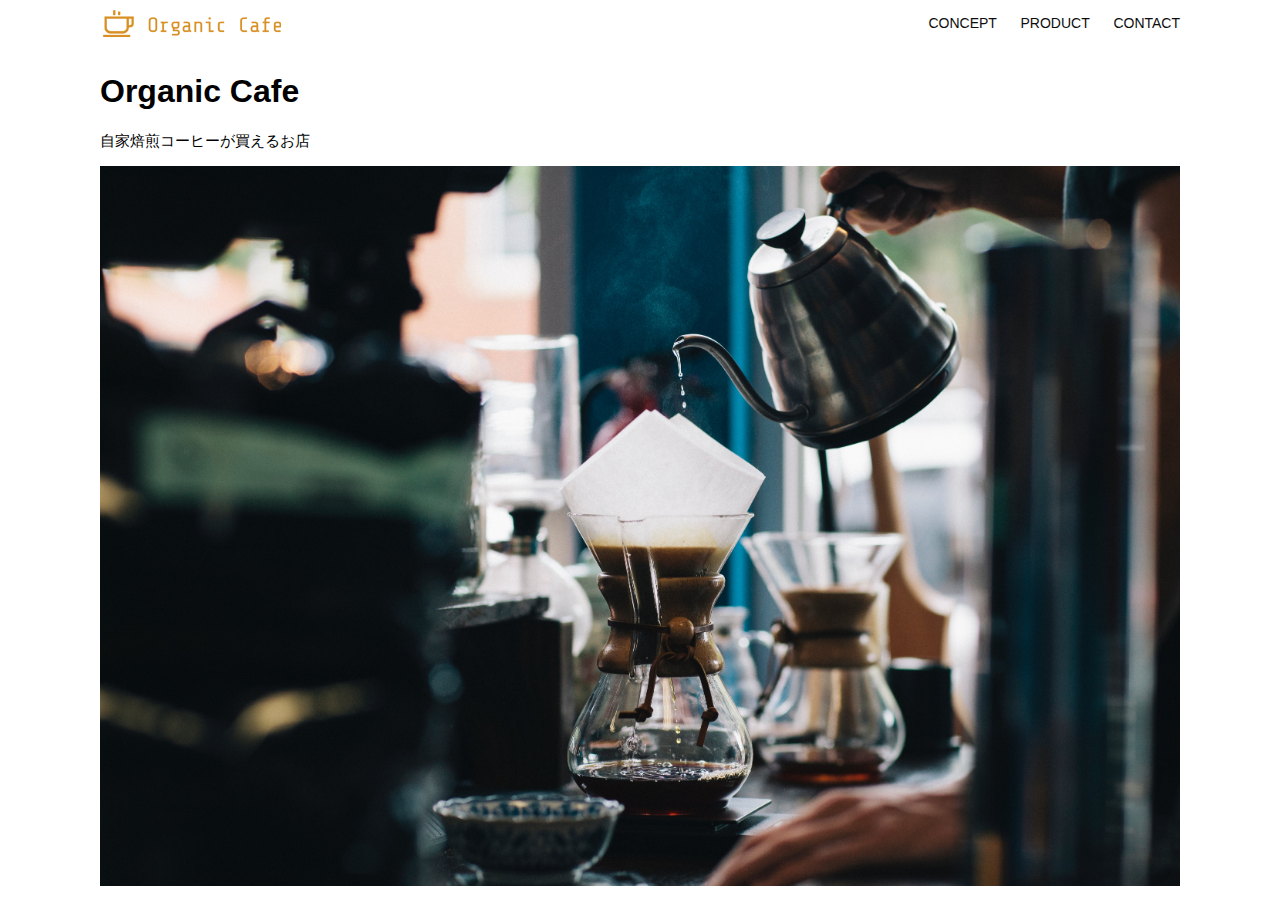
<file: kadai_013/index.html>
<!DOCTYPE html>
<html>
  <head>
    <title>Organic Cafe</title>
    <meta charset="UTF-8" />
    <meta name="description" content="自家焙煎のコーヒーがお家で楽しめるOrganic Cafe"/>
    <meta name="viewport" content="width=device-width, initial-scale=1.0" />
    <link rel="stylesheet" href="style.css" />
  </head>
  <body>
    <!-- ヘッダー -->
    <header>
      <!-- ロゴ -->
      <a href="index.html" id="logo"><img src="images/logo.png" alt="トップページに戻る"/></a>

      <!-- PC用ナビゲーション -->
      <nav id="nav-pc">
        <a href="index.html#concept">CONCEPT</a>
        <a href="index.html#product">PRODUCT</a>
        <a href="index.html#contact">CONTACT</a>
      </nav>

      <!-- スマートフォン用ナビゲーション -->
      <img id="menu-sp" src="images/button-menu.png" alt="ナビゲーションを開く" onclick="document.getElementById('nav-sp').style.display = 'block'">
      <nav id="nav-sp">
        <img id="close" src="images/button-close.png" alt="ナビゲーションを閉じる" onclick="document.getElementById('nav-sp').style.display = 'none'">
        <a id="logo-sp" href="index.html" onclick="document.getElementById('nav-sp').style.display = 'none'"><img src="images/logo-sp.png" alt="トップページに戻る"></a>
        <a class="menu" href="index.html#concept" onclick="document.getElementById('nav-sp').style.display = 'none'">CONCEPT</a>
        <a class="menu" href="index.html#product" onclick="document.getElementById('nav-sp').style.display = 'none'">PRODUCT</a>
        <a class="menu" href="index.html#contact" onclick="document.getElementById('nav-sp').style.display = 'none'">CONTACT</a>
      </nav>
    </header>

    <main>
      <article>
        <!-- メインビジュアル -->
        <section id="main-visual">
          <div id="main-message">
            <h1>Organic Cafe</h1>
            <p>自家焙煎コーヒーが買えるお店</p>
          </div>
          <img src="images/main-image.jpg" alt="コーヒーをハンドドリップで淹れる画像"/>
        </section>
      </article>
    </main>
  </body>
</html>
</file>
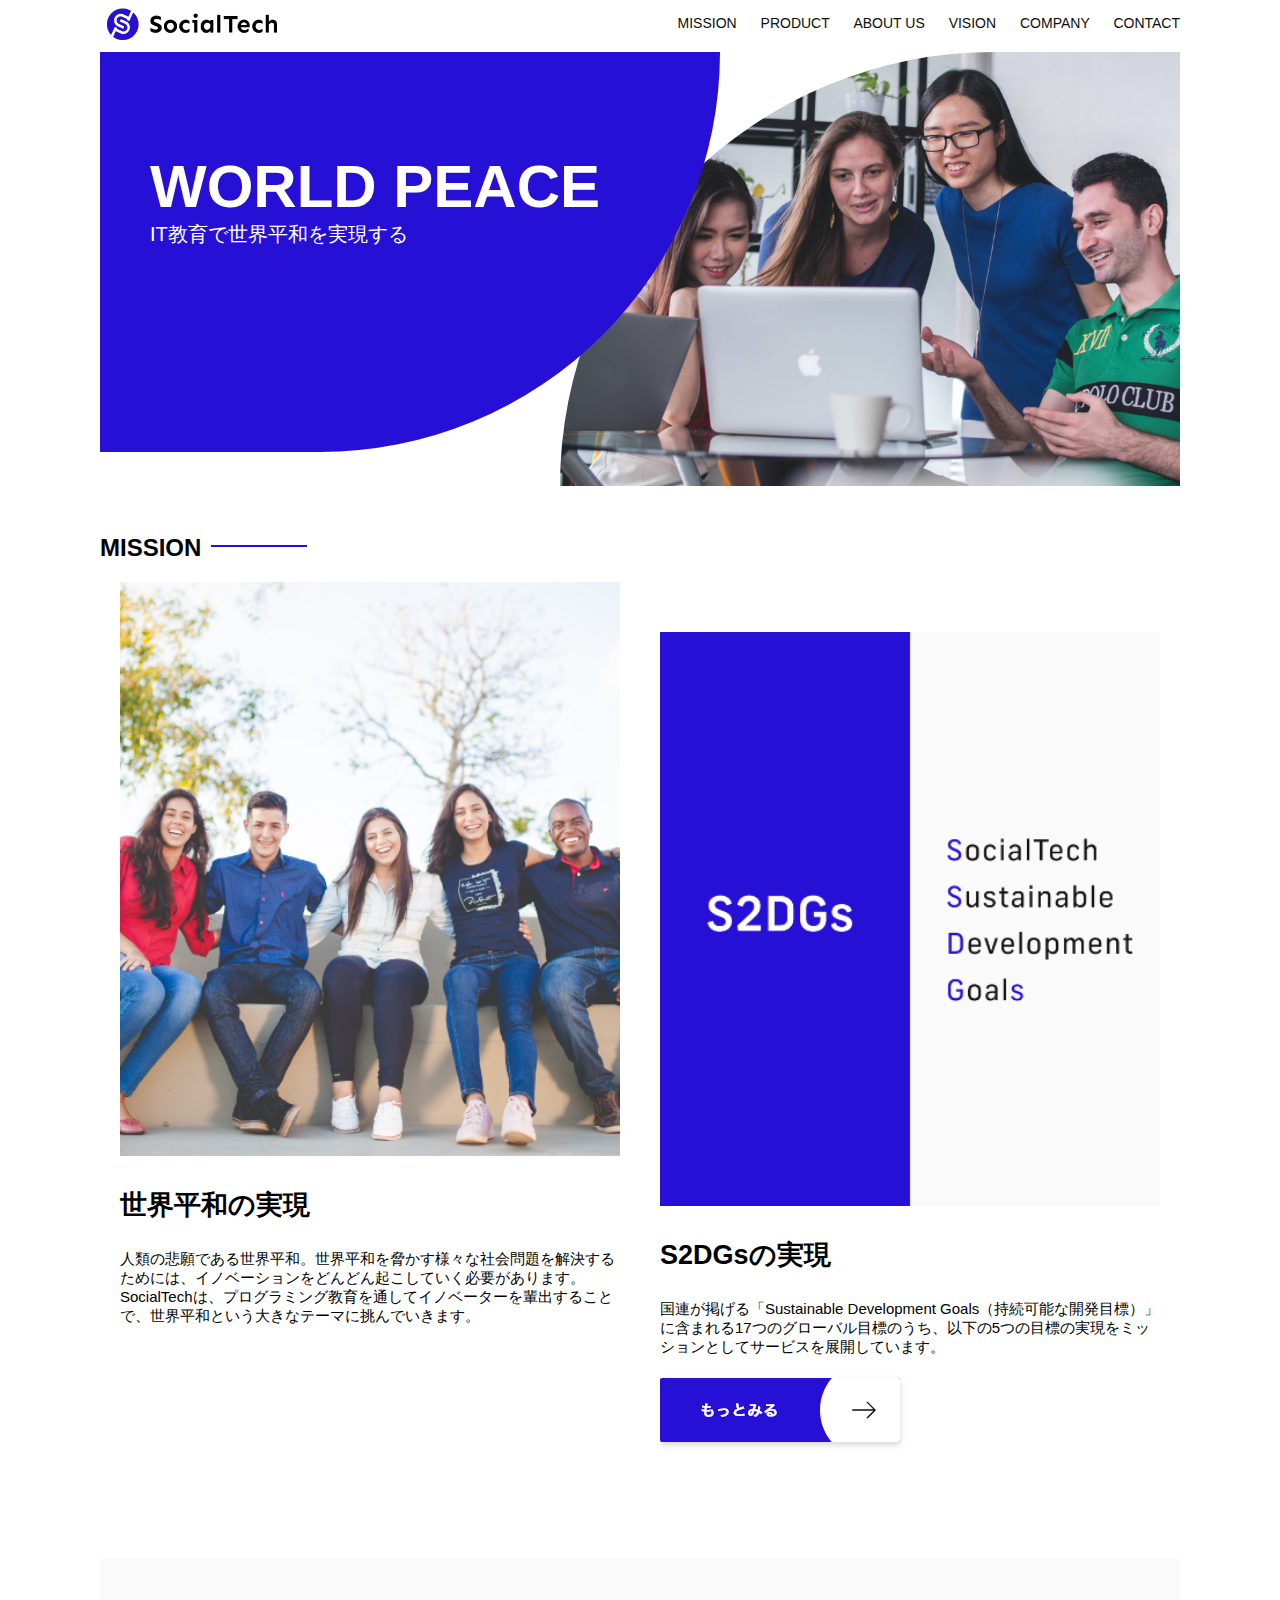
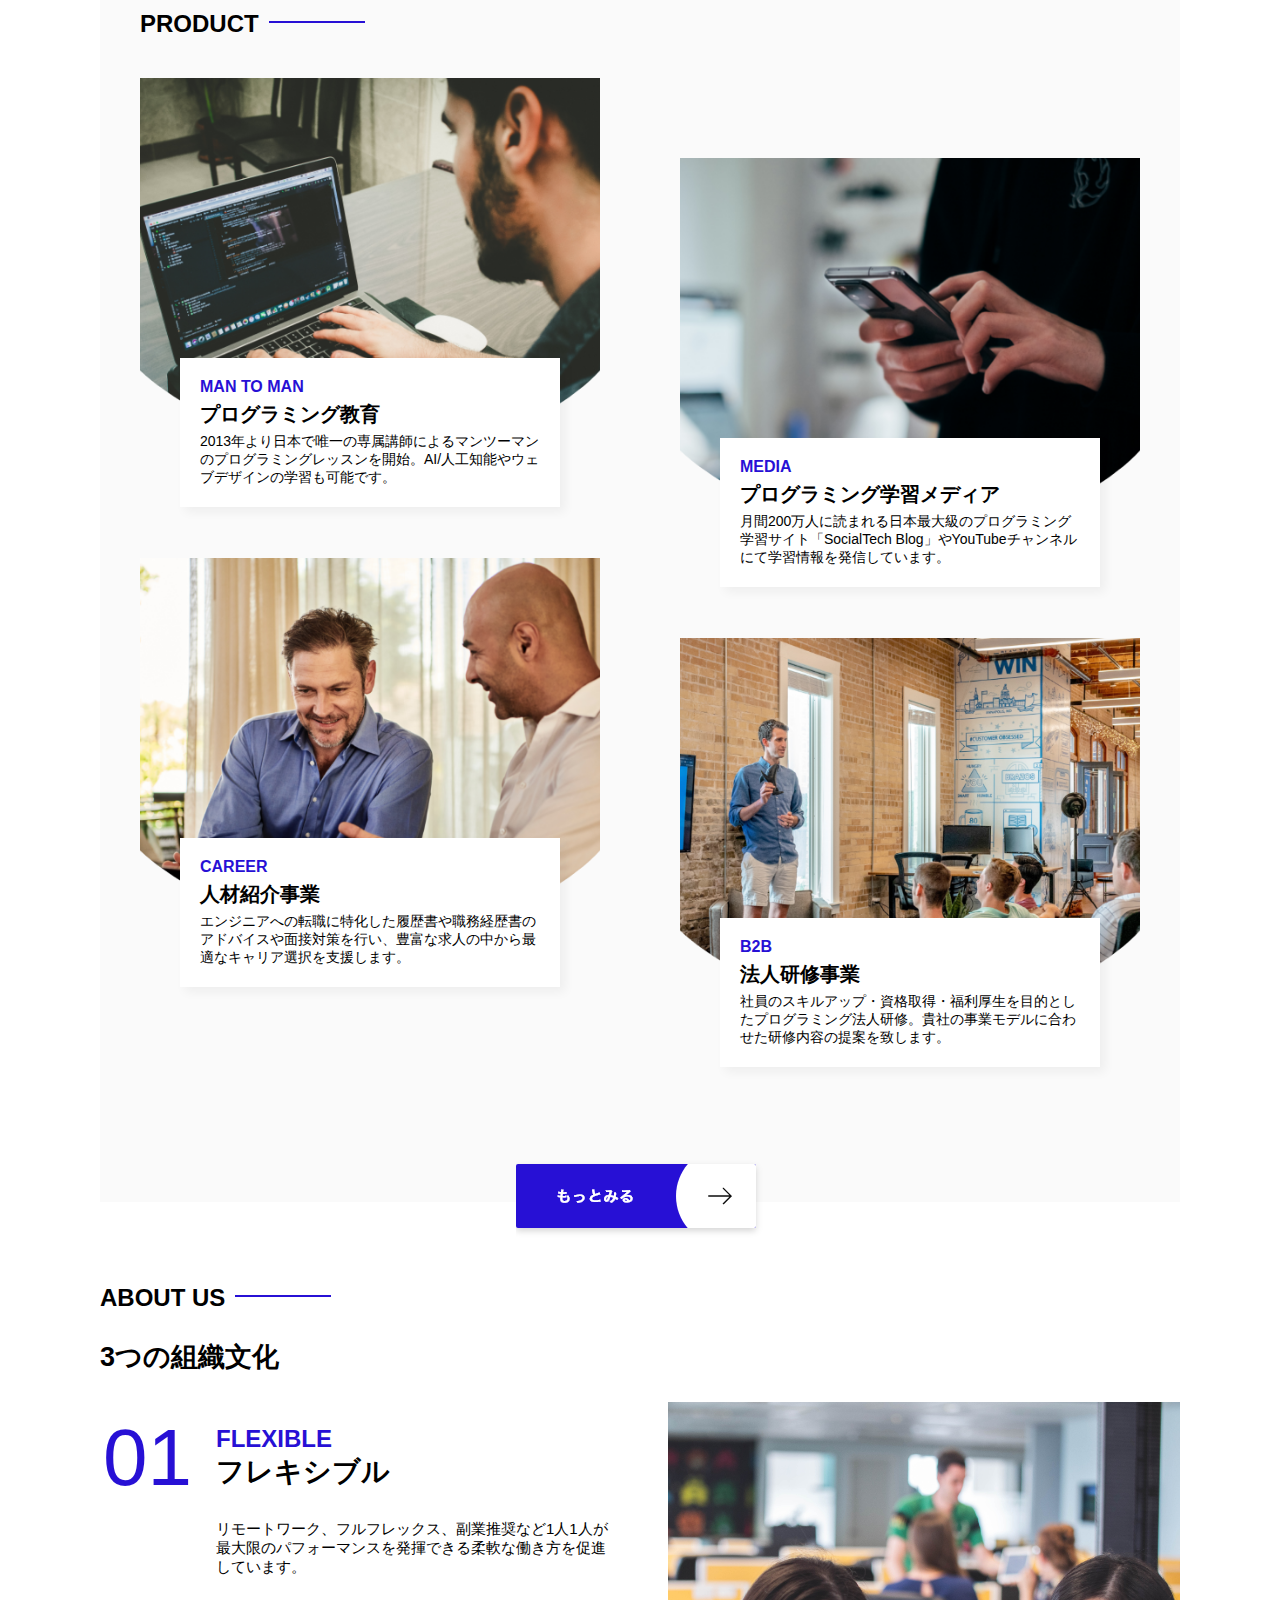
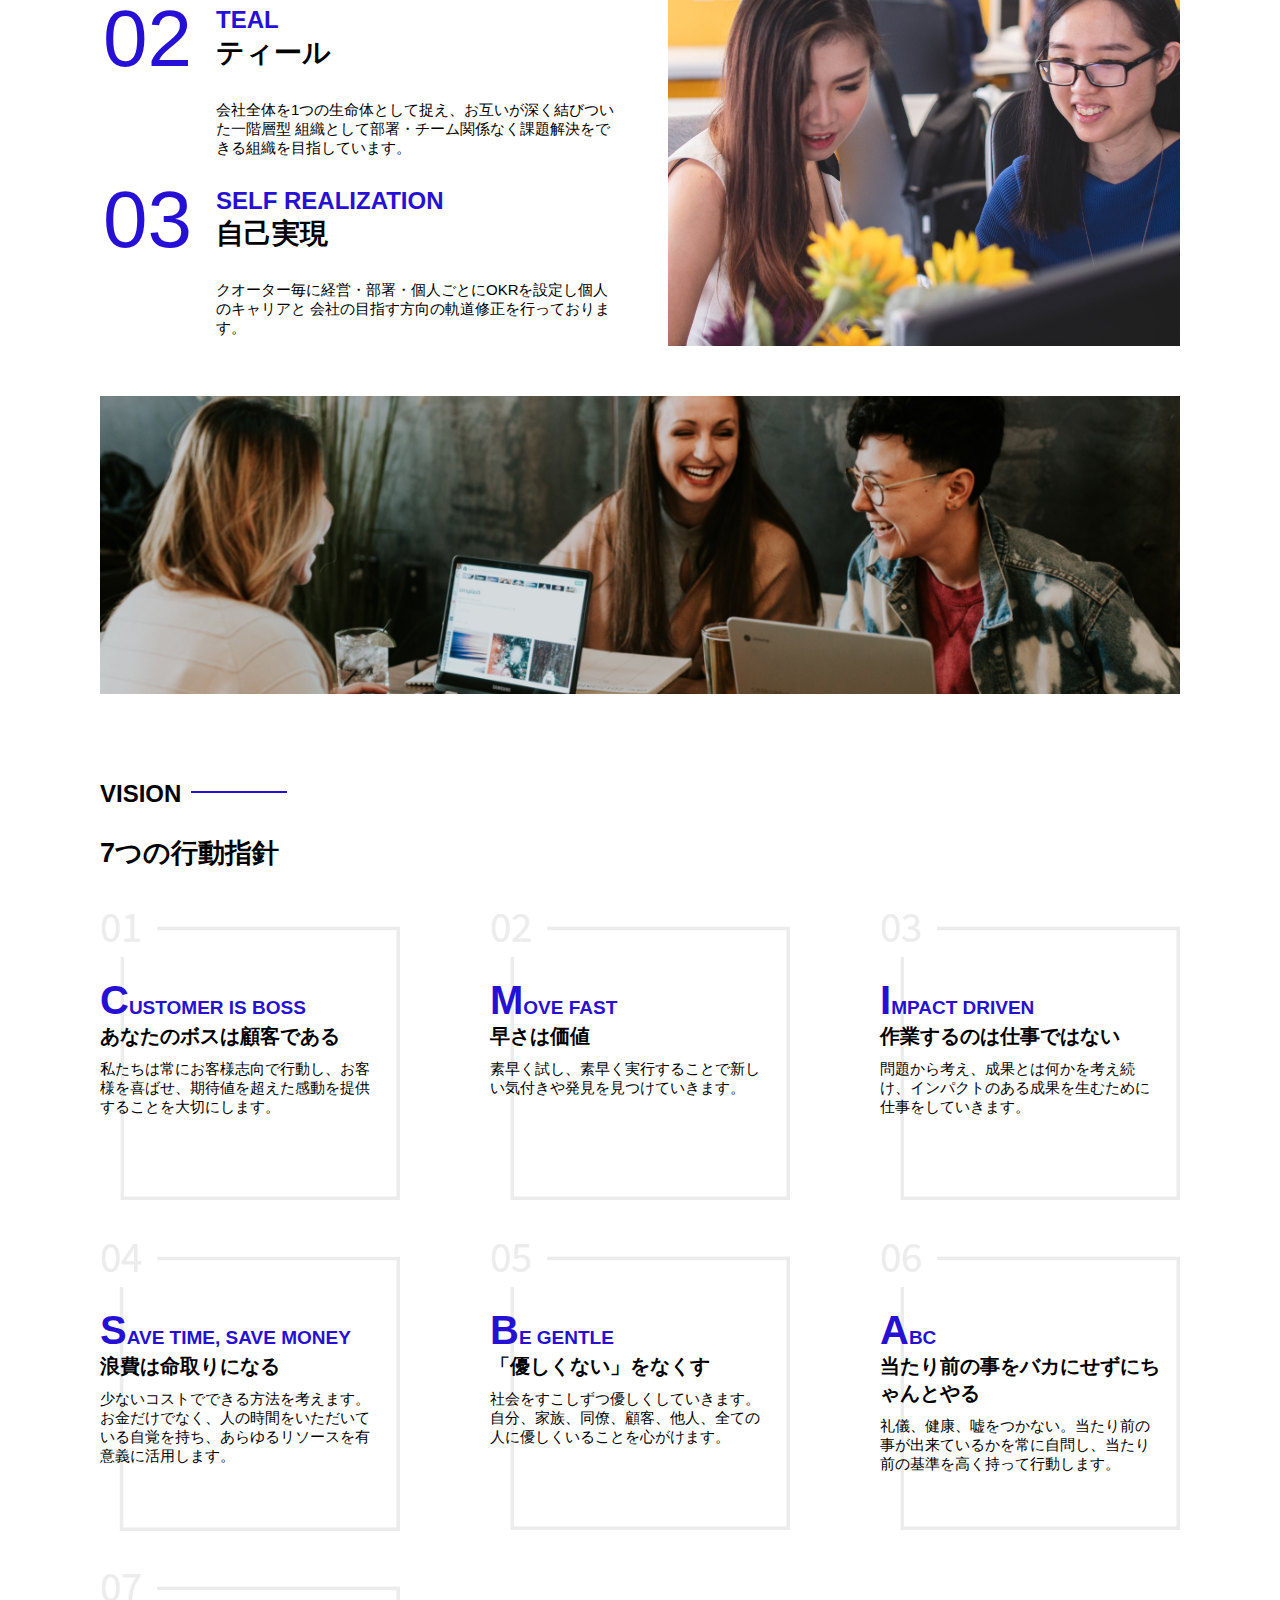
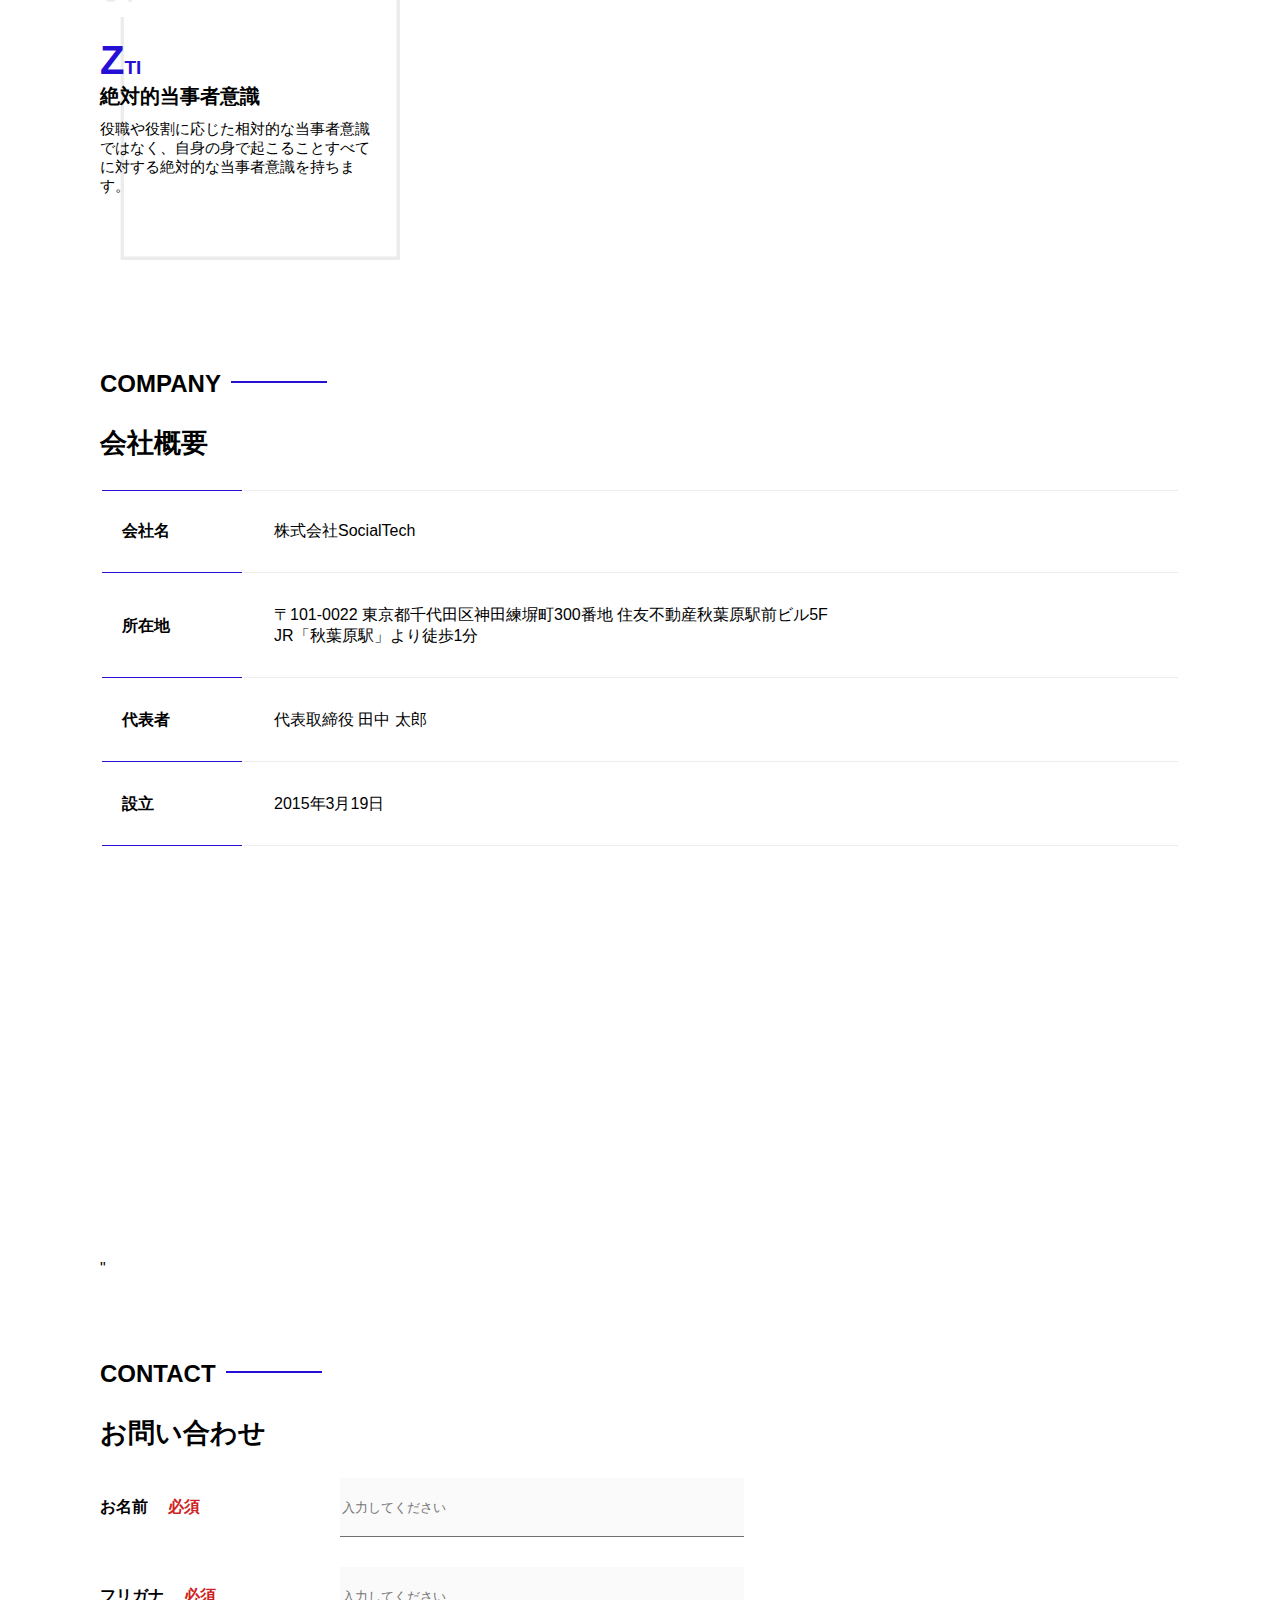
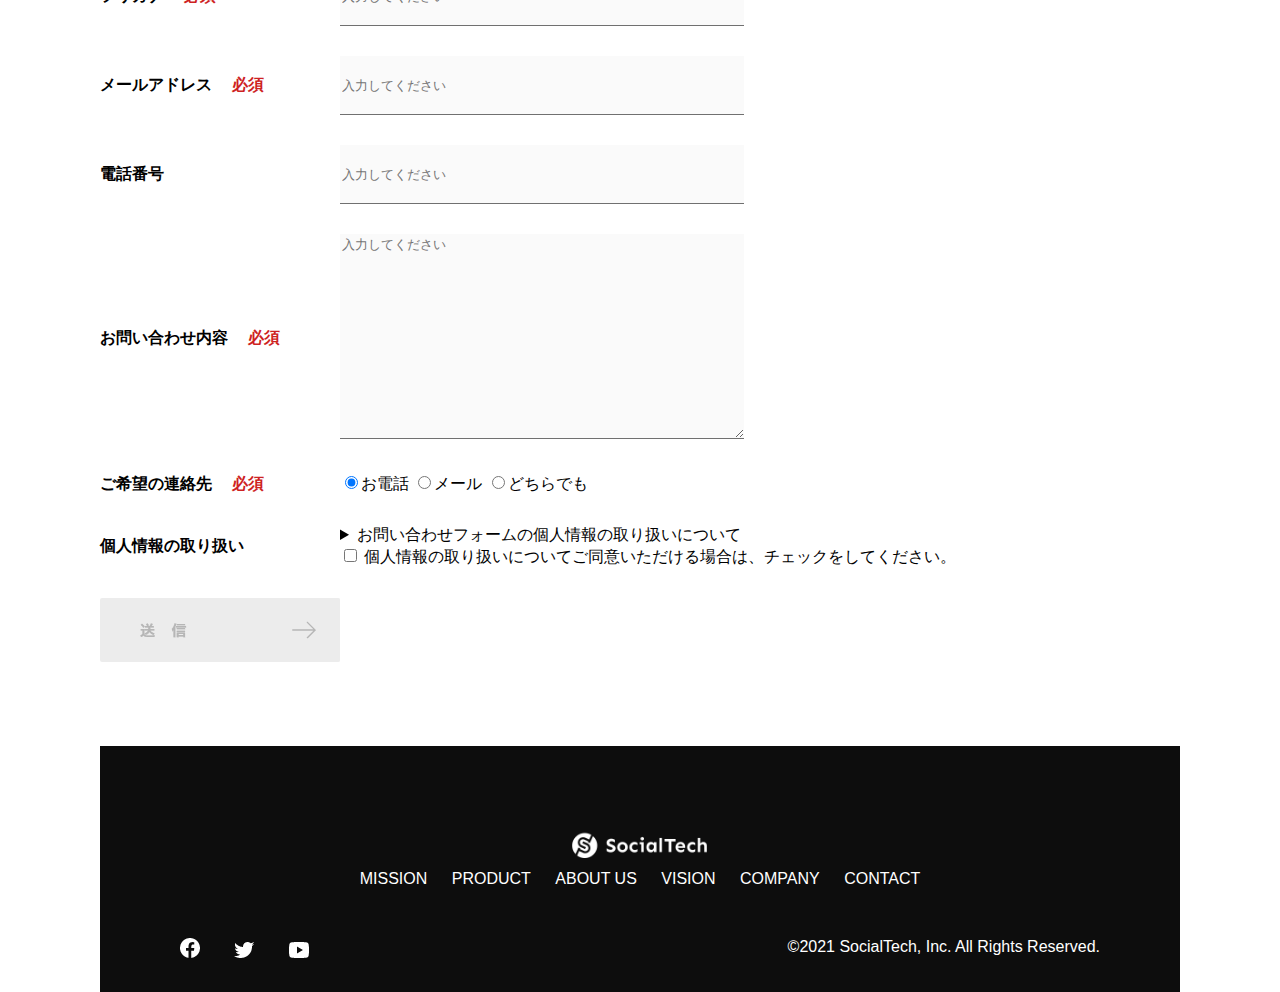
<file: kadai_tutorial_output/index.html>
<!DOCTYPE html>
<html>
<head>
    <title>SocialTech</title>
    <meta charset="UTF-8">
    <meta name="description" content="SocialTechはEdTech業界のリーディングカンパニーを目指します。">
    <meta name="viewport" content="width=device-width, initial-scale=1.0">
    <link rel="stylesheet" href="style.css">
</head>
<body>
    <header>
        <a href="index.html" id="logo"><img src="images/logo.png" alt="トップページに戻る"></a>
        
        <!-- PC用ナビゲーション -->
        <nav id="nav-pc">
            <a href="mission.html">MISSION</a>
            <a href="product.html">PRODUCT</a>
            <a href="index.html#aboutus">ABOUT US</a>
            <a href="index.html#vision">VISION</a>
            <a href="index.html#company">COMPANY</a>
            <a href="index.html#contact">CONTACT</a>
        </nav>

        <!-- スマホ用メニューボタン -->
        <img id="menu-sp" src="images/button-menu.png" alt="ナビゲーションを開く" onclick="document.getElementById('nav-sp').style.display = 'block'">
        <!-- スマホ用ナビゲーション -->
        <nav id="nav-sp">
            <img id="close" src="images/button-close.png" alt="ナビゲーションを閉じる" onclick="document.getElementById('nav-sp').style.display = 'none'">
            <a id="logo-sp" href="index.html" onclick="document.getElementById('nav-sp').style.display = 'none'"><img src="images/logo-sp.png" alt="トップページに戻る"></a>
            <a class="menu" href="mission.html" onclick="document.getElementById('nav-sp').style.display = 'none'">MISSION</a>
            <a class="menu" href="product.html" onclick="document.getElementById('nav-sp').style.display = 'none'">PRODUCT</a>
            <a class="menu" href="index.html#aboutus" onclick="document.getElementById('nav-sp').style.display = 'none'">ABOUT US</a>
            <a class="menu" href="index.html#vision" onclick="document.getElementById('nav-sp').style.display = 'none'">VISION</a>
            <a class="menu" href="index.html#company" onclick="document.getElementById('nav-sp').style.display = 'none'">COMPANY</a>
            <a class="menu" href="index.html#contact" onclick="document.getElementById('nav-sp').style.display = 'none'">CONTACT</a>
            <div id="sns">
                <a href="https://www.facebook.com/sejuku2013"><img src="images/button-facebook.png" alt="Facebookのリンク"></a>
                <a href="https://twitter.com/samuraijuku"><img src="images/button-twitter.png" alt="Twitterのリンク"></a>
                <a href="https://www.youtube.com/channel/UCCFOQO5aDK0xXam4cUQXT8g"><img src="images/button-youtube.png" alt="YouTubeのリンク"></a>
            </div>
        </nav>
    
    </header>
    <main>
        <article>
            <section id="main-visual">
                <div id="main-message">
                    <h1>WORLD PEACE</h1>
                    <p>IT教育で世界平和を実現する</p>
                </div>
                <img src="images/index/index-main.png" alt="PCの周りに集まる多国籍の仲間たち">
            </section>
            <section id="mission">
                <h2 class="index-h2">MISSION</h2>
                <div id="mission-flex">
                    <div>
                        <img id="mission-photo" src="images/index/index-mission.png" alt="屋外のベンチで写真を撮影する多国籍の仲間たち">
                        <h3>世界平和の実現</h3>
                        <p>
                            人類の悲願である世界平和。世界平和を脅かす様々な社会問題を解決するためには、イノベーションをどんどん起こしていく必要があります。SocialTechは、プログラミング教育を通してイノベーターを輩出することで、世界平和という大きなテーマに挑んでいきます。
                        </p>
                    </div>
                    <div>
                        <img id="s2dgs" src="images/index/s2dgs.png" alt="S2DGs">
                        <h3>S2DGsの実現</h3>
                        <p>
                            国連が掲げる「Sustainable Development Goals（持続可能な開発目標）」に含まれる17つのグローバル目標のうち、以下の5つの目標の実現をミッションとしてサービスを展開しています。
                        </p>
                        <a href="mission.html">
                            <img src="images/button-more.png" alt="もっとみる">
                        </a>
                    </div>
                </div>
            </section>
            <section id="product">
                <h2 class="index-h2">PRODUCT</h2>
                <div>
                    <div id="product-left">
                        <div>
                            <img class="product-photo" src="images/index/index-mantoman.png" alt="PCでコードを書く男性">
                            <div class="product-explain">
                              <span>MAN TO MAN</span>
                              <h3>プログラミング教育</h3>
                              <p>2013年より日本で唯一の専属講師によるマンツーマンのプログラミングレッスンを開始。AI/人工知能やウェブデザインの学習も可能です。</p>
                            </div>
                        </div>
                        <div>
                            <img class="product-photo" src="images/index/index-career.png" alt="笑顔で話し合う2人の男性">
                            <div class="product-explain">
                              <span>CAREER</span>
                              <h3>人材紹介事業</h3>
                              <p>エンジニアへの転職に特化した履歴書や職務経歴書のアドバイスや面接対策を行い、豊富な求人の中から最適なキャリア選択を支援します。</p>
                            </div>
                        </div>
                    </div>
                    <div id="product-right">
                        <div>
                            <img class="product-photo" src="images/index/index-media.png" alt="スマートフォンを操作する人">
                            <div class="product-explain">
                                <span>MEDIA</span>
                                <h3>プログラミング学習メディア</h3>
                                <p>月間200万人に読まれる日本最大級のプログラミング学習サイト「SocialTech Blog」やYouTubeチャンネルにて学習情報を発信しています。</p>
                            </div>
                        </div>
                        <div>
                            <img class="product-photo" src="images/index/index-b2b.png" alt="講演中の男性とそれを聴く人々">
                            <div class="product-explain">
                              <span>B2B</span>
                              <h3>法人研修事業</h3>
                              <p>社員のスキルアップ・資格取得・福利厚生を目的としたプログラミング法人研修。貴社の事業モデルに合わせた研修内容の提案を致します。</p>
                            </div>
                        </div>
                    </div>
                </div>
                <div>
                    <a id="product-more" href="product.html">
                        <img src="images/button-more.png" alt="もっとみる">
                    </a>
                </div>
            </section>
            <section id="aboutus">
                <h2 class="index-h2">ABOUT US</h2>
                <h3>3つの組織文化</h3>
                <div>
                    <table class="culture-table">
                        <tr>
                            <td>
                                <span class="culture-num">01</span>
                            </td>
                            <td>
                                <span class="culture-en">FLEXIBLE</span>
                                <span class="culture-jp">フレキシブル</span>
                            </td>
                        </tr>
                        <tr>
                            <td>
                                <!-- 空 -->
                            </td>
                            <td>
                                <p class="culture-description">
                                    リモートワーク、フルフレックス、副業推奨など1人1人が最大限のパフォーマンスを発揮できる柔軟な働き方を促進しています。
                                </p>
                            </td>
                        </tr>
                        <tr>
                            <td>
                                <span class="culture-num">02</span>
                            </td>
                            <td>
                                <span class="culture-en">TEAL</span>
                                <span class="culture-jp">ティール</span>
                            </td>
                        </tr>
                        <tr>
                            <td>
                                <!--空のセル-->
                            </td>
                            <td>
                                <p class="culture-description">
                                    会社全体を1つの生命体として捉え、お互いが深く結びついた一階層型
                                    組織として部署・チーム関係なく課題解決をできる組織を目指しています。
                                </p>
                            </td>
                        </tr>
                        <tr>
                            <td>
                                <span class="culture-num">03</span>
                            </td>
                            <td>
                                <span class="culture-en">SELF REALIZATION</span>
                                <span class="culture-jp">自己実現</span>
                            </td>
                        </tr>
                        <tr>
                            <td>
                                <!--空のセル-->
                            </td>
                            <td>
                                <p class="culture-description">
                                    クオーター毎に経営・部署・個人ごとにOKRを設定し個人のキャリアと
                                    会社の目指す方向の軌道修正を行っております。
                                </p>
                            </td>
                        </tr>       
                    </table>
                        <img class="culture-img" src="images/index/index-aboutus1.png" alt="笑顔で話し合う2人の女性">
                </div>
                <img class="culture-img2" src="images/index/index-aboutus2.png" alt="笑顔で話し合う3人の男女">
            </section>
            <section id="vision">
                <h2 class="index-h2">VISION</h2>
                <h3>7つの行動指針</h3>
                <div>
                    <div class="vision-box">
                        <img src="images/index/vision-01.png" alt="01">
                        <span>
                            <h4>CUSTOMER IS BOSS</h4>
                            <h5>あなたのボスは顧客である</h5>
                            <p>私たちは常にお客様志向で行動し、お客様を喜ばせ、期待値を超えた感動を提供することを大切にします。</p>
                        </span>
                    </div>
                    <div class="vision-box">
                        <img src="images/index/vision-02.png" alt="02">
                        <span>
                            <h4>MOVE FAST</h4>
                            <h5>早さは価値</h5>
                            <p>素早く試し、素早く実行することで新しい気付きや発見を見つけていきます。</p>
                        </span>
                    </div>
                    <div class="vision-box">
                        <img src="images/index/vision-03.png" alt="03">
                        <span>
                            <h4>IMPACT DRIVEN</h4>
                            <h5>作業するのは仕事ではない</h5>
                            <p>問題から考え、成果とは何かを考え続け、インパクトのある成果を生むために仕事をしていきます。</p>
                        </span>
                    </div>
                    <div class="vision-box">
                        <img src="images/index/vision-04.png" alt="04">
                        <span>
                            <h4>SAVE TIME, SAVE MONEY</h4>
                            <h5>浪費は命取りになる</h5>
                            <p>少ないコストでできる方法を考えます。お金だけでなく、人の時間をいただいている自覚を持ち、あらゆるリソースを有意義に活用します。</p>
                        </span>
                    </div>
                    <div class="vision-box">
                        <img src="images/index/vision-05.png" alt="05">
                        <span>
                            <h4>BE GENTLE</h4>
                            <h5>「優しくない」をなくす</h5>
                            <p>社会をすこしずつ優しくしていきます。自分、家族、同僚、顧客、他人、全ての人に優しくいることを心がけます。</p>
                        </span>
                    </div>
                    <div class="vision-box">
                        <img src="images/index/vision-06.png" alt="06">
                        <span>
                            <h4>ABC</h4>
                            <h5>当たり前の事をバカにせずにちゃんとやる</h5>
                            <p>礼儀、健康、嘘をつかない。当たり前の事が出来ているかを常に自問し、当たり前の基準を高く持って行動します。</p>
                        </span>
                    </div>
                    <div class="vision-box">
                        <img src="images/index/vision-07.png" alt="07">
                        <span>
                            <h4>ZTI</h4>
                            <h5>絶対的当事者意識</h5>
                            <p>役職や役割に応じた相対的な当事者意識ではなく、自身の身で起こることすべてに対する絶対的な当事者意識を持ちます。</p>
                        </span>
                    </div>
                </div>
            </section>
            <section id="company">
                <h2 class="index-h2">COMPANY</h2>
                <h3>会社概要</h3>
                <table id="company-table">
                    <tr>
                        <th class="tableheader-first">会社名</th>
                        <td class="cell-first">株式会社SocialTech</td>
                    </tr>
                    <tr>
                        <th class="tableheader">所在地</th>
                        <td class="cell">〒101-0022 東京都千代田区神田練塀町300番地 住友不動産秋葉原駅前ビル5F<br>JR「秋葉原駅」より徒歩1分</td>
                    </tr>
                    <tr>
                        <th class="tableheader">代表者</th>
                        <td class="cell">代表取締役 田中 太郎</td>
                    </tr>
                    <tr>
                        <th class="tableheader">設立</th>
                        <td class="cell">2015年3月19日</td>
                    </tr>
                </table>
                <iframe
                    src="https://www.google.com/maps/embed?pb=!1m18!1m12!1m3!1d3240.0688540195165!2d139.7746526!3d35.6999232!2m3!1f0!2f0!3f0!3m2!1i1024!2i768!4f13.1!3m3!1m2!1s0x60188fee13660e23%3A0x77137876edf742ac!2z5L2P5Y-L5LiN5YuV55Sj56eL6JGJ5Y6f6aeF5YmN44OT44Or!5e0!3m2!1sja!2sjp!4v1724034625280!5m2!1sja!2sjp"
                    style="border:0;" allowfullscreen="" loading="lazy"></iframe>"
            </section>
            <section id="contact">
                <h2 class="index-h2">CONTACT</h2>
                <h3>お問い合わせ</h3>
                <form>
                    <div>
                        <div class="contact-heading">
                            <label class="contact-label">お名前<span class="contact-span">必須</span></label>
                        </div>
                        <div>
                            <input type="text" name="name" placeholder="入力してください" class="contact-textbox">
                        </div>
                    </div>
                    <div>
                        <div class="contact-heading">
                            <label class="contact-label">フリガナ<span class="contact-span">必須</span></label>
                        </div>
                        <div>
                            <input type="text" name="hurigana" placeholder="入力してください" class="contact-textbox">
                        </div>
                    </div>
                    <div>
                        <div class="contact-heading">
                            <label class="contact-label">メールアドレス<span class="contact-span">必須</span></label>
                        </div>
                        <div>
                            <input type="text" name="email" placeholder="入力してください" class="contact-textbox">
                        </div>
                    </div>
                    <div>
                        <div class="contact-heading">
                            <label class="contact-label">電話番号</label>
                        </div>
                        <div>
                            <input type="text" name="tel" placeholder="入力してください" class="contact-textbox">
                        </div>
                    </div>
                    <div>
                        <div class="contact-heading">
                            <label class="contact-label">お問い合わせ内容<span class="contact-span">必須</span></label>
                        </div>
                        <div>
                            <textarea class="contact-textarea" placeholder="入力してください" name="message"></textarea>
                        </div>
                    </div>
                    <div>
                        <div class="contact-heading">
                            <label class="contact-label">ご希望の連絡先<span class="contact-span">必須</span></label>
                        </div>
                        <div>
                            <input class="radiobutton" type="radio" value="tel" name="contact" checked><label>お電話</label>
                            <input class="radiobutton" type="radio" value="mail" name="contact"><label>メール</label>
                            <input class="radiobutton" type="radio" value="both" name="contact"><label>どちらでも</label>
                        </div>
                    </div>
                    <div>
                        <div class="contact-heading">
                            <label class="contact-label">個人情報の取り扱い</label>
                        </div>
                        <div>
                            <details>
                                <summary>お問い合わせフォームの個人情報の取り扱いについて</summary>
                                <div>
                                    <span>１．組織の名称又は氏名</span><br>
                                    株式会社SocialTech<br><br>
                                    <span>２．個人情報保護管理者（若しくはその代理人）の氏名又は職名、所属及び連絡先
                                    鈴木 一郎 コーポレート部</span><br>
                                    メールアドレス：samurai@example.com<br>
                                    TEL：03-1234-5678<br>
                                    <span>３．個人情報の利用目的</span><br>
                                    ・本サービス及び本サービスに関連する情報の提供又はそれらに関する連絡のため<br>
                                    ・ユーザーの本人確認のため<br>
                                    ・当社サービスのご案内のため<br>
                                    ・当社の商品等の広告または宣伝（電子メールによるものを含むものとします。）<br><br>
                                    <span>４．個人情報の取り扱い業務の委託</span><br>
                                    個人情報の取扱業務の全部ま０は一部を外部に業務委託する場合があります。<br>
                                    その際、弊社は、個人情報を適切に保護できる管理体制を敷き実行していることを条件として<br>
                                    委託先を厳選したうえで、機密保持契約を委託先と締結し、お客様の個人情報を厳密に管理させます。<br><br>
                                    <span>５．個人情報の開示等の請求</span><br>
                                    お客様は、弊社に対してご自身の個人情報の開示等（利用目的の通知、開示、内容の訂正・追加・削除、利用の停止または消去、第三者への提供の停止）に関して、当社問合わせ窓口に申し出ることができます。<br>
                                    その際、弊社はお客様ご本人を確認させていただいたうえで、合理的な期間内に対応いたします。<br><br>
                                    なお、個人情報に関する弊社問合わせ先は、次の通りです。<br><br>
                                    株式会社SocialTech　個人情報問合せ窓口<br>
                                    〒101-0022 東京都千代田区神田練塀町300番地 住友不動産秋葉原駅前ビル5F<br>
                                    メールアドレス：samurai@example.com　TEL：03-1234-5678<br><br>
                                    <span>６．個人情報を提供されることの任意性について</span><br><br>
                                    お客様がご自身の個人情報を弊社に提供されるか否かは、お客様のご判断によりますが、もしご提供されない場合には、適切なサービスが提供できない場合がありますので予めご了承ください。
                                </div>
                            </details>
                        <input type="checkbox" name="agree">
                        <span>個人情報の取り扱いについてご同意いただける場合は、チェックをしてください。</span>
                        </div>
                    </div>
                    <input type="image" src="images/button-submit.png" alt="送信する">
                </form>
            </section>
        </article>
        <footer>
            <div id="fppter-logo">
                <img src="images/logo-sp.png" alt="SocialTech">
            </div>
            <div id="footer-link">
                <a href="mission.html">MISSION</a>
                <a href="product.html">PRODUCT</a>
                <a href="index.html#aboutus">ABOUT US</a>
                <a href="index.html#vision">VISION</a>
                <a href="index.html#company">COMPANY</a>
                <a href="index.html#contact">CONTACT</a>
            </div>
            <div id="sns-footer">
                <a href="https://www.facebook.com/sejuku2013"><img src="images/button-facebook.png" alt="Facebookのリンク"></a>
                <a href="https://twitter.com/samuraijuku"><img src="images/button-twitter.png" alt="Twitterのリンク"></a>
                <a href="https://www.youtube.com/channel/UCCFOQO5aDK0xXam4cUQXT8g"><img src="images/button-youtube.png" alt="YouTubeのリンク"></a>
                <span id="copyright">&copy;2021 SocialTech, Inc. All Rights Reserved. </span>
              </div>
        </footer>
    </main>
        


</body>

</html>
</file>
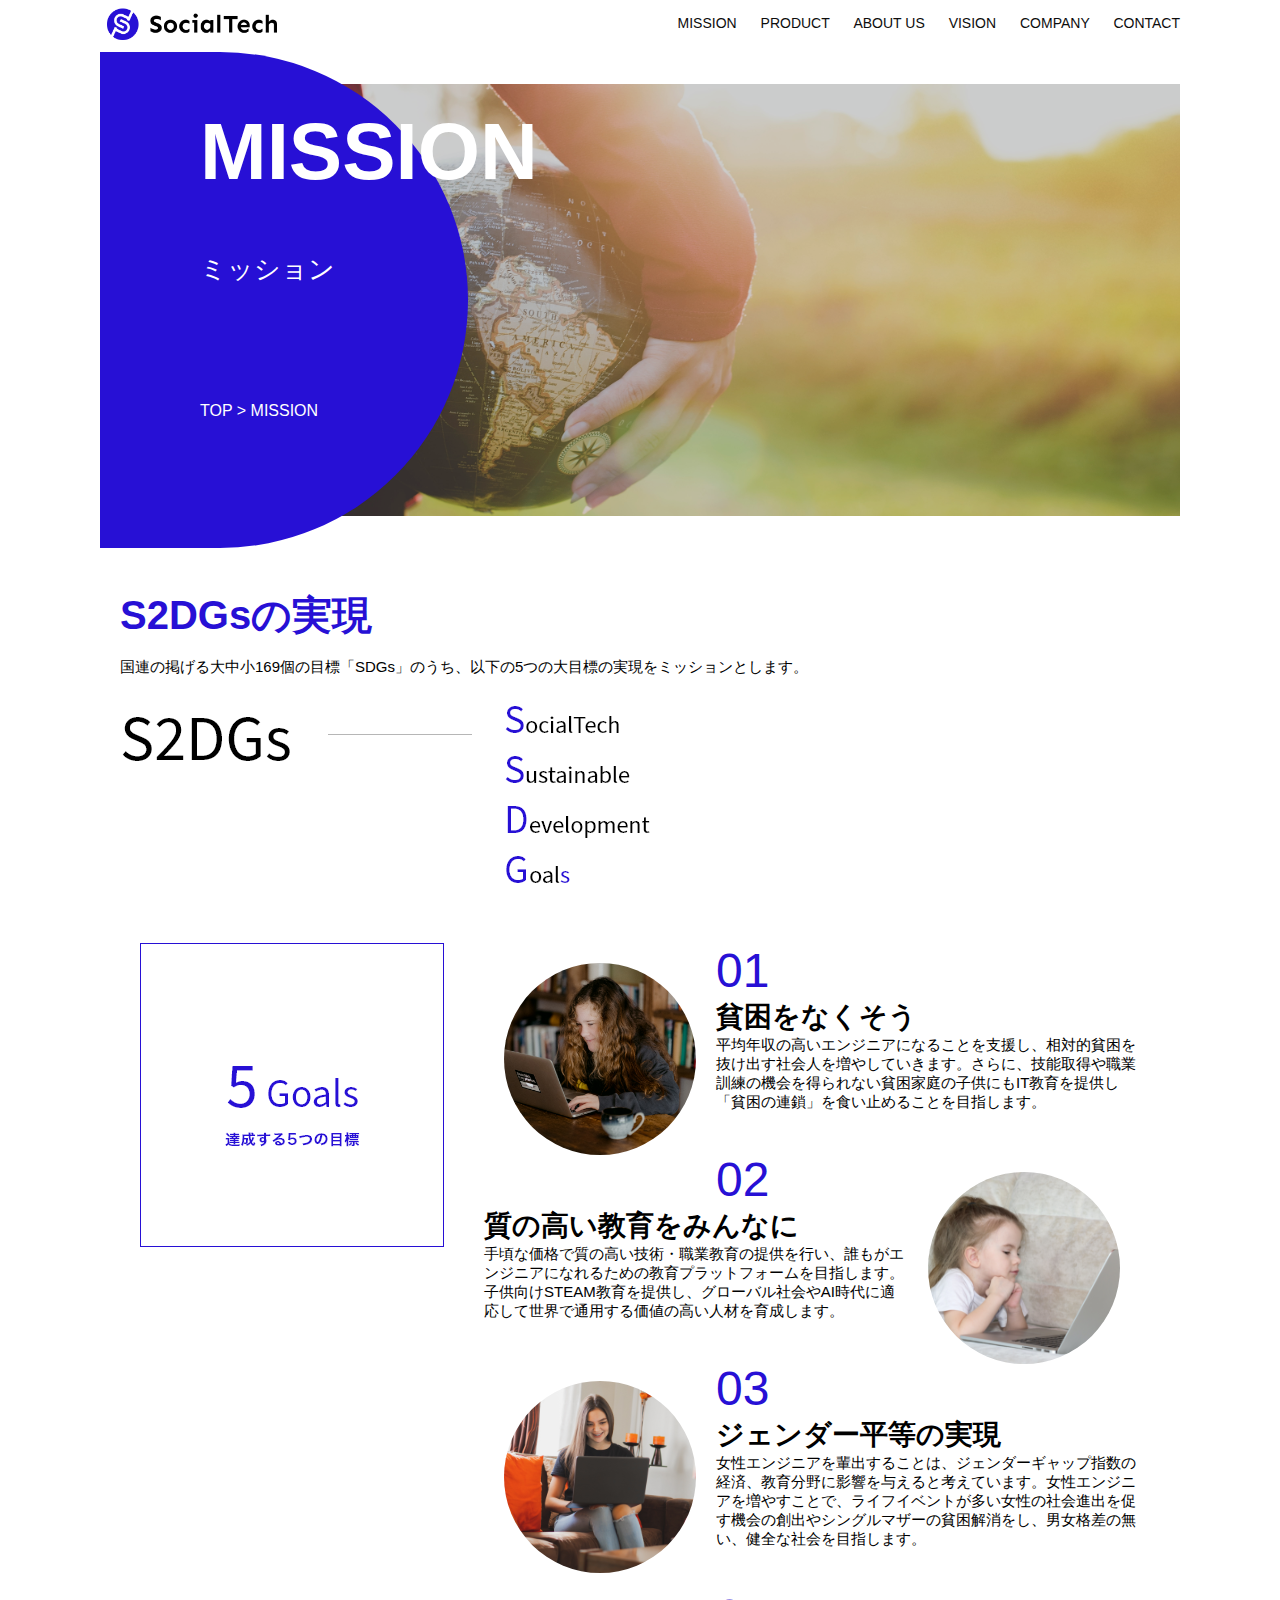
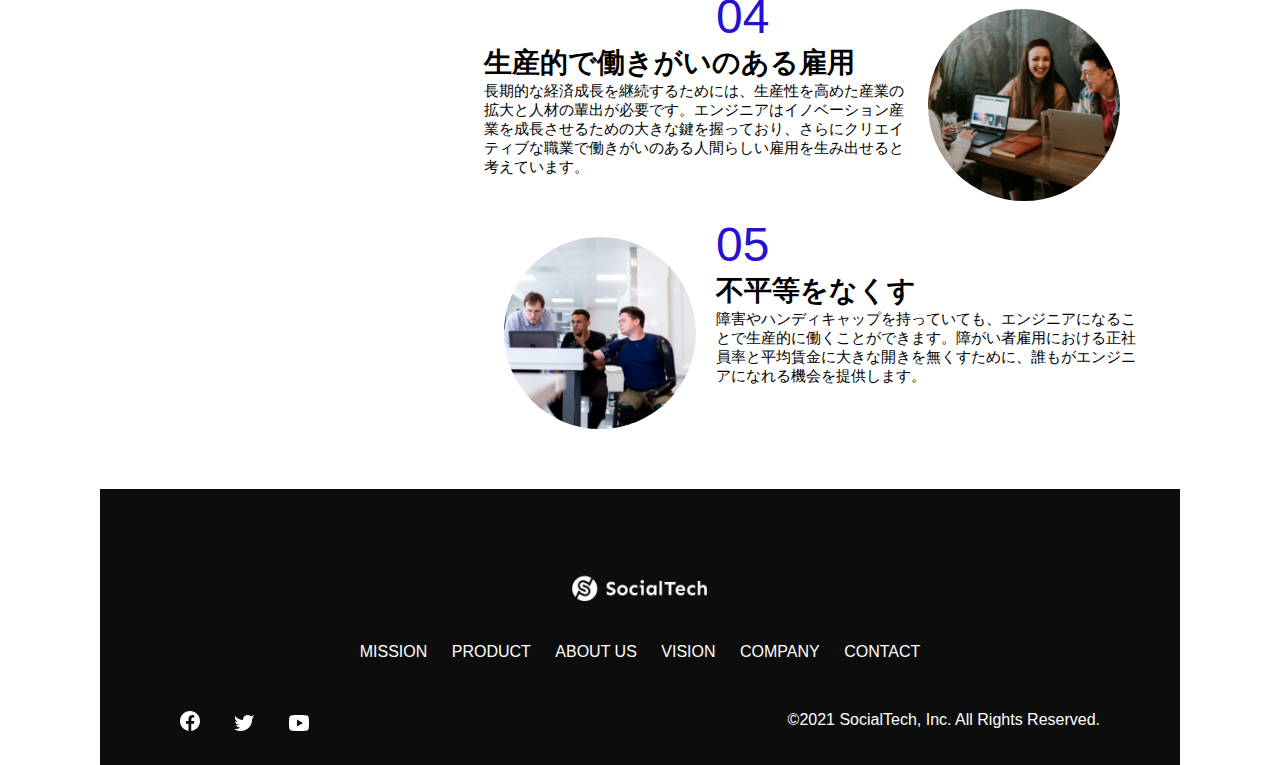
<file: kadai_tutorial_output/mission.html>
<!DOCTYPE html>
<html>
<head>
    <title>SocialTech - MISSION ミッション -</title>
    <meta charset="UTF-8">
    <meta name="description" content="SocialTechが目指す5つの目標（S2DGs）を紹介します">
    <meta name="viewport" content="width=device-width, initial-scale=1.0">
    <link rel="stylesheet" href="style.css">
</head>

<body>
    <!-- ヘッダー -->
    <header>
        <!-- ロゴ -->
        <a href="index.html" id="logo"><img src="images/logo.png" alt="トップページに戻る"></a>

        <!-- PC用ナビゲーション -->
        <nav id="nav-pc">
            <a href="mission.html">MISSION</a>
            <a href="product.html">PRODUCT</a>
            <a href="index.html#aboutus">ABOUT US</a>
            <a href="index.html#vision">VISION</a>
            <a href="index.html#company">COMPANY</a>
            <a href="index.html#contact">CONTACT</a>
        </nav>

        <!-- スマホ用メニューボタン -->
        <img id="menu-sp" src="images/button-menu.png" alt="ナビゲーションを開く" onclick="document.getElementById('nav-sp').style.display = 'block'">

        <!-- スマホ用ナビゲーション -->
        <nav id="nav-sp">
            <img id="close" src="images/button-close.png" alt="ナビゲーションを閉じる" onclick="document.getElementById('nav-sp').style.display = 'none'">
            <a id="logo-sp" href="index.html" onclick="document.getElementById('nav-sp').style.display = 'none'"><img
                src="images/logo-sp.png" alt="トップページに戻る"></a>
            <a class="menu" href="mission.html" onclick="document.getElementById('nav-sp').style.display = 'none'">MISSION</a>
            <a class="menu" href="product.html" onclick="document.getElementById('nav-sp').style.display = 'none'">PRODUCT</a>
            <a class="menu" href="index.html#aboutus" onclick="document.getElementById('nav-sp').style.display = 'none'">ABOUT
                US</a>
            <a class="menu" href="index.html#vision"
                onclick="document.getElementById('nav-sp').style.display = 'none'">VISION</a>
            <a class="menu" href="index.html#company"
                onclick="document.getElementById('nav-sp').style.display = 'none'">COMPANY</a>
            <a class="menu" href="index.html#contact"
                onclick="document.getElementById('nav-sp').style.display = 'none'">CONTACT</a>
            <div id="sns">
                <a href="https://www.facebook.com/sejuku2013"><img src="images/button-facebook.png" alt="Facebookのリンク"></a>
                <a href="https://twitter.com/samuraijuku"><img src="images/button-twitter.png" alt="Twitterのリンク"></a>
                <a href="https://www.youtube.com/channel/UCCFOQO5aDK0xXam4cUQXT8g"><img src="images/button-youtube.png" alt="YouTubeのリンク"></a>
            </div>
        </nav>
    </header>
    <main>
        <article>
            <section id="mission-main">
                <div id="mission-title">
                    <h1>MISSION</h1>
                    <span>ミッション</span>
                    <div>TOP > MISSION</div>
                </div>
            </section>
            <section id="mission-s2dgs">
                <h2 class="mission-h2">S2DGsの実現</h2>
                <p>国連の掲げる大中小169個の目標「SDGs」のうち、以下の5つの大目標の実現をミッションとします。</p>
                <img src="images/mission/mission-s2dgs.png" alt="S2DGs">
            </section>
            <section id="mission-5goals">
                <div>
                    <img id="s2dgs-image" src="images/mission/mission-5goals.png" alt="5Goals">
                </div>
                <div>
                    <div>
                        <img class="fivegoals-image-left" src="images/mission/mission-5goals01.png" alt="PCを操作する女の子">
                        <span class="fivegoals-number">01</span>
                        <h3 class="fivegoals-h3">貧困をなくそう</h3>
                        <p class="fivegoals-p">
                            平均年収の高いエンジニアになることを支援し、相対的貧困を抜け出す社会人を増やしていきます。さらに、技能取得や職業訓練の機会を得られない貧困家庭の子供にもIT教育を提供し「貧困の連鎖」を食い止めることを目指します。
                        </p>
                    </div>
                    <div>
                        <img class="fivegoals-image-right" src="images/mission/mission-5goals02.png" alt="PCを見つめる小さい女の子">
                        <span class="fivegoals-number">02</span>
                        <h3 class="fivegoals-h3">質の高い教育をみんなに</h3>
                        <p class="fivegoals-p">
                            手頃な価格で質の高い技術・職業教育の提供を行い、誰もがエンジニアになれるための教育プラットフォームを目指します。子供向けSTEAM教育を提供し、グローバル社会やAI時代に適応して世界で通用する価値の高い人材を育成します。
                        </p>
                    </div>
                    <div>
                        <img class="fivegoals-image-left" src="images/mission/mission-5goals03.png" alt="PCを操作する女性">
                        <span class="fivegoals-number">03</span>
                        <h3 class="fivegoals-h3">ジェンダー平等の実現</h3>
                        <p class="fivegoals-p">
                            女性エンジニアを輩出することは、ジェンダーギャップ指数の経済、教育分野に影響を与えると考えています。女性エンジニアを増やすことで、ライフイベントが多い女性の社会進出を促す機会の創出やシングルマザーの貧困解消をし、男女格差の無い、健全な社会を目指します。
                        </p>
                    </div>
                    <div>
                        <img class="fivegoals-image-right" src="images/mission/mission-5goals04.png" alt="笑顔で話し合う3人の男女">
                        <span class="fivegoals-number">04</span>
                        <h3 class="fivegoals-h3">生産的で働きがいのある雇用</h3>
                        <p class="fivegoals-p">
                            長期的な経済成長を継続するためには、生産性を高めた産業の拡大と人材の輩出が必要です。エンジニアはイノベーション産業を成長させるための大きな鍵を握っており、さらにクリエイティブな職業で働きがいのある人間らしい雇用を生み出せると考えています。
                        </p>
                    </div>
                    <div>
                        <img class="fivegoals-image-left" src="images/mission/mission-5goals05.png" alt="障害を持つ男性が生き生きと働く様子">
                        <span class="fivegoals-number">05</span>
                        <h3 class="fivegoals-h3">不平等をなくす</h3>
                        <p class="fivegoals-p">
                            障害やハンディキャップを持っていても、エンジニアになることで生産的に働くことができます。障がい者雇用における正社員率と平均賃金に大きな開きを無くすために、誰もがエンジニアになれる機会を提供します。
                        </p>
                    </div>
                  </div>
            </section>
        </article>
        <footer>
            <div id="footer-logo">
                <img src="images/logo-sp.png" alt="SocialTech">
            </div>
            <div id="footer-link">
                <a href="mission.html">MISSION</a>
                <a href="product.html">PRODUCT</a>
                <a href="index.html#aboutus">ABOUT US</a>
                <a href="index.html#vision">VISION</a>
                <a href="index.html#company">COMPANY</a>
                <a href="index.html#contact">CONTACT</a>
            </div>
            <div id="sns-footer">
                <a href="https://www.facebook.com/sejuku2013"><img src="images/button-facebook.png" alt="Facebookのリンク"></a>
                <a href="https://twitter.com/samuraijuku"><img src="images/button-twitter.png" alt="Twitterのリンク"></a>
                <a href="https://www.youtube.com/channel/UCCFOQO5aDK0xXam4cUQXT8g"><img src="images/button-youtube.png" alt="YouTubeのリンク"></a>
                <span id="copyright">&copy;2021 SocialTech, Inc. All Rights Reserved. </span>
            </div>
        </footer>
    </main>
</body>

</html>
</file>
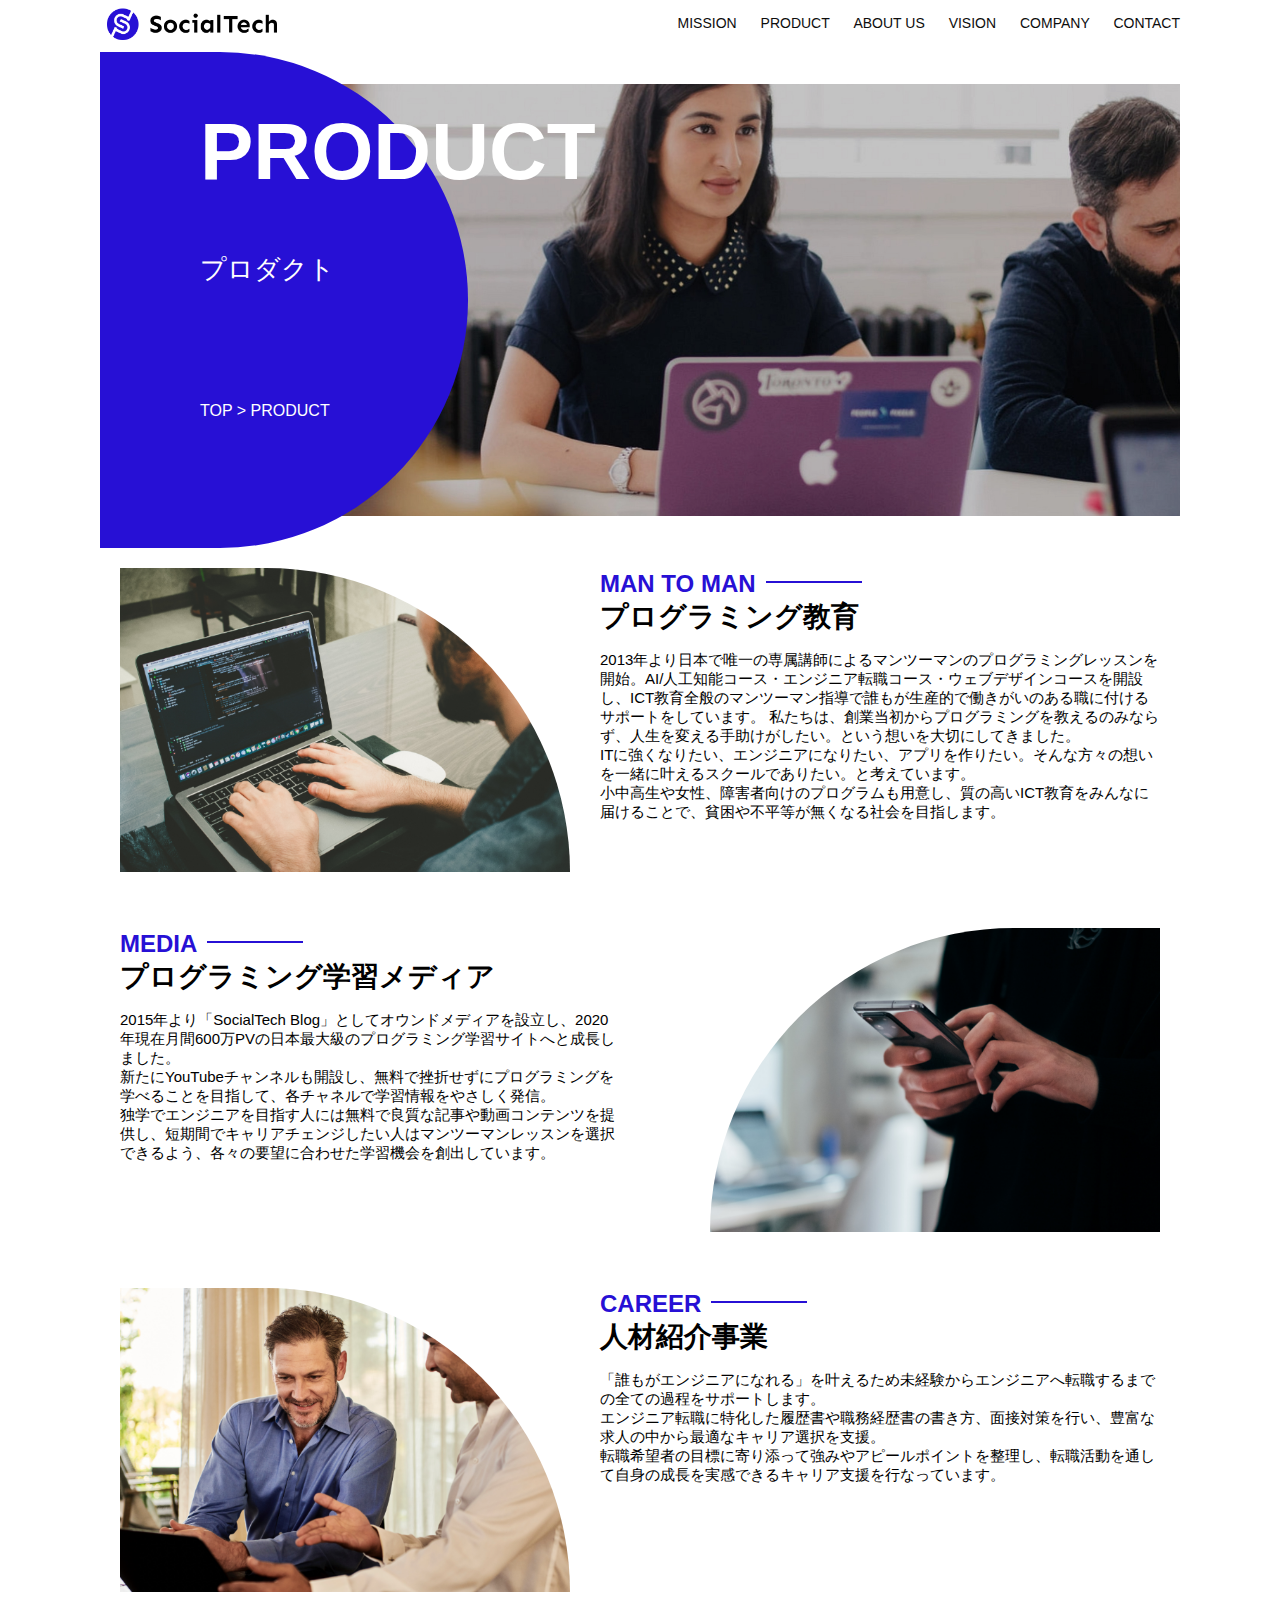
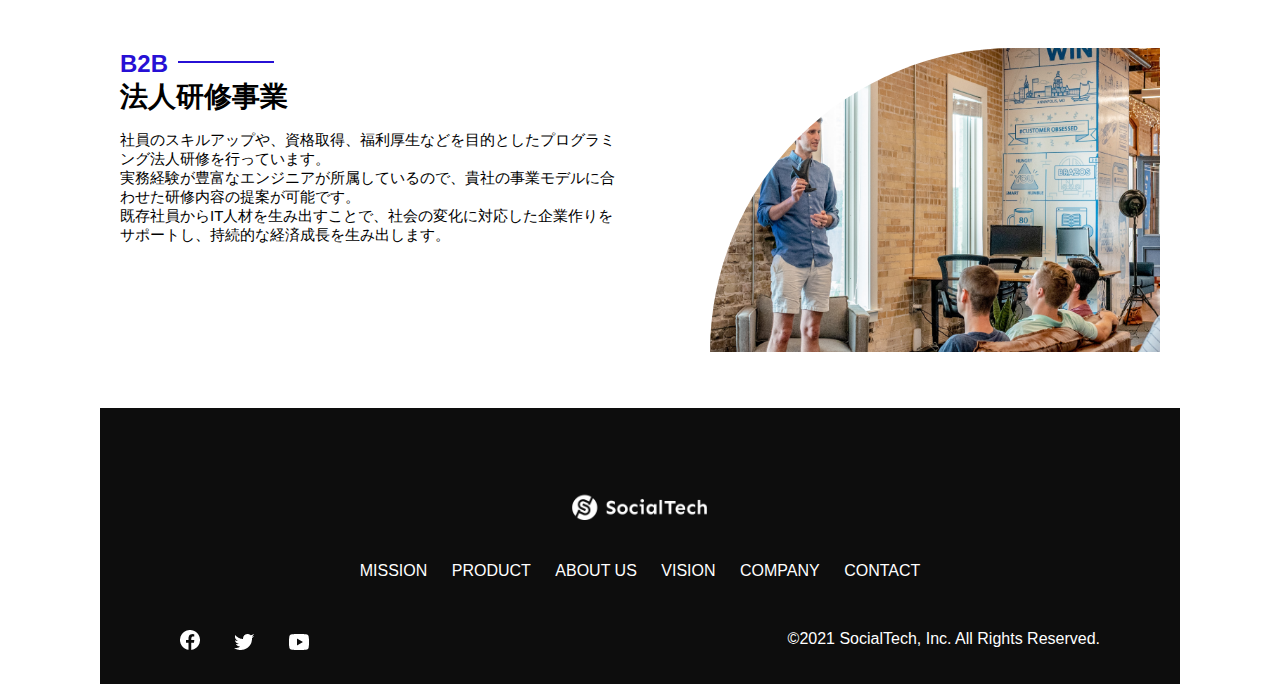
<file: kadai_tutorial_output/product.html>
<!DOCTYPE html>
<html>
<head>
    <title>SocialTech -PRODUCT プロダクト-</title>
    <meta charset="UTF-8">
    <meta name="description" content="SocialTechの4つのプロダクトを紹介します">
    <meta name="viewport" content="width=device-width, initial-scale=1.0">
    <link rel="stylesheet" href="style.css">
</head>

<body>
    <!-- ヘッダー -->
    <header>
        <!-- ロゴ -->
        <a href="index.html" id="logo"><img src="images/logo.png" alt="トップページに戻る"></a>

        <!-- PC用ナビゲーション -->
        <nav id="nav-pc">
            <a href="mission.html">MISSION</a>
            <a href="product.html">PRODUCT</a>
            <a href="index.html#aboutus">ABOUT US</a>
            <a href="index.html#vision">VISION</a>
            <a href="index.html#company">COMPANY</a>
            <a href="index.html#contact">CONTACT</a>
        </nav>

        <!-- スマホ用メニューボタン -->
        <img id="menu-sp" src="images/button-menu.png" alt="ナビゲーションを開く" onclick="document.getElementById('nav-sp').style.display = 'block'">

        <!-- スマホ用ナビゲーション -->
        <nav id="nav-sp">
            <img id="close" src="images/button-close.png" alt="ナビゲーションを閉じる" onclick="document.getElementById('nav-sp').style.display = 'none'">
            <a id="logo-sp" href="index.html" onclick="document.getElementById('nav-sp').style.display = 'none'"><img
                src="images/logo-sp.png" alt="トップページに戻る"></a>
            <a class="menu" href="mission.html" onclick="document.getElementById('nav-sp').style.display = 'none'">MISSION</a>
            <a class="menu" href="product.html" onclick="document.getElementById('nav-sp').style.display = 'none'">PRODUCT</a>
            <a class="menu" href="index.html#aboutus" onclick="document.getElementById('nav-sp').style.display = 'none'">ABOUT
                US</a>
            <a class="menu" href="index.html#vision"
                onclick="document.getElementById('nav-sp').style.display = 'none'">VISION</a>
            <a class="menu" href="index.html#company"
                onclick="document.getElementById('nav-sp').style.display = 'none'">COMPANY</a>
            <a class="menu" href="index.html#contact"
                onclick="document.getElementById('nav-sp').style.display = 'none'">CONTACT</a>
            <div id="sns">
                <a href="https://www.facebook.com/sejuku2013"><img src="images/button-facebook.png" alt="Facebookのリンク"></a>
                <a href="https://twitter.com/samuraijuku"><img src="images/button-twitter.png" alt="Twitterのリンク"></a>
                <a href="https://www.youtube.com/channel/UCCFOQO5aDK0xXam4cUQXT8g"><img src="images/button-youtube.png" alt="YouTubeのリンク"></a>
            </div>
        </nav>
    </header>
    <main>
        <article>
            <section id="product-main">
                <div id="product-title">
                    <h1>PRODUCT</h1>
                    <span>プロダクト</span>
                    <div>TOP > PRODUCT</div>
                </div>
            </section>
            <section class="product-section1">
                <img src="images/product/product-mantoman.png" alt="PCでコードを書く男性">
                <div>
                    <h2 class="product-h2">MAN TO MAN</h2>
                    <h3 class="product-h3">プログラミング教育</h3>
                    <p>
                        2013年より日本で唯一の専属講師によるマンツーマンのプログラミングレッスンを開始。AI/人工知能コース・エンジニア転職コース・ウェブデザインコースを開設し、ICT教育全般のマンツーマン指導で誰もが生産的で働きがいのある職に付けるサポートをしています。
                        私たちは、創業当初からプログラミングを教えるのみならず、人生を変える手助けがしたい。という想いを大切にしてきました。<br>ITに強くなりたい、エンジニアになりたい、アプリを作りたい。そんな方々の想いを一緒に叶えるスクールでありたい。と考えています。<br>小中高生や女性、障害者向けのプログラムも用意し、質の高いICT教育をみんなに届けることで、貧困や不平等が無くなる社会を目指します。
                    </p>
                </div>
            </section>
            <section class="product-section2">
                <div>
                    <h2 class="product-h2">MEDIA</h2>
                    <h3 class="product-h3">プログラミング学習メディア</h3>
                    <p>2015年より「SocialTech
                        Blog」としてオウンドメディアを設立し、2020年現在月間600万PVの日本最大級のプログラミング学習サイトへと成長しました。<br>新たにYouTubeチャンネルも開設し、無料で挫折せずにプログラミングを学べることを目指して、各チャネルで学習情報をやさしく発信。<br>独学でエンジニアを目指す人には無料で良質な記事や動画コンテンツを提供し、短期間でキャリアチェンジしたい人はマンツーマンレッスンを選択できるよう、各々の要望に合わせた学習機会を創出しています。
                    </p>
                </div>
                <img src="images/product/product-media.png" alt="スマートフォンを操作する人">
            </section>
            <section class="product-section1">
                <img src="images/product/product-career.png" alt="笑顔で話し合う2人の男性">
                <div>
                    <h2 class="product-h2">CAREER</h2>
                    <h3 class="product-h3">人材紹介事業</h3>
                    <p>
                        「誰もがエンジニアになれる」を叶えるため未経験からエンジニアへ転職するまでの全ての過程をサポートします。<br>エンジニア転職に特化した履歴書や職務経歴書の書き方、面接対策を行い、豊富な求人の中から最適なキャリア選択を支援。<br>転職希望者の目標に寄り添って強みやアピールポイントを整理し、転職活動を通して自身の成長を実感できるキャリア支援を行なっています。<br>
                    </p>
                </div>
            </section>
            <section class="product-section2">
                <div>
                    <h2 class="product-h2">B2B</h2>
                    <h3 class="product-h3">法人研修事業</h3>
                    <p>
                        社員のスキルアップや、資格取得、福利厚生などを目的としたプログラミング法人研修を行っています。<br>実務経験が豊富なエンジニアが所属しているので、貴社の事業モデルに合わせた研修内容の提案が可能です。<br>既存社員からIT人材を生み出すことで、社会の変化に対応した企業作りをサポートし、持続的な経済成長を生み出します。
                    </p>
                </div>
                <img src="images/product/product-b2b.png" alt="講演中の男性とそれを聴く人々">
            </section>
        </article>
        <footer>
            <div id="footer-logo">
                <img src="images/logo-sp.png" alt="SocialTech">
            </div>
            <div id="footer-link">
                <a href="mission.html">MISSION</a>
                <a href="product.html">PRODUCT</a>
                <a href="index.html#aboutus">ABOUT US</a>
                <a href="index.html#vision">VISION</a>
                <a href="index.html#company">COMPANY</a>
                <a href="index.html#contact">CONTACT</a>
            </div>
            <div id="sns-footer">
                <a href="https://www.facebook.com/sejuku2013"><img src="images/button-facebook.png" alt="Facebookのリンク"></a>
                <a href="https://twitter.com/samuraijuku"><img src="images/button-twitter.png" alt="Twitterのリンク"></a>
                <a href="https://www.youtube.com/channel/UCCFOQO5aDK0xXam4cUQXT8g"><img src="images/button-youtube.png" alt="YouTubeのリンク"></a>
                <span id="copyright">&copy;2021 SocialTech, Inc. All Rights Reserved. </span>
            </div>
        </footer>
    </main>
</body>

</html>
</file>
<file: kadai_013/style.css>
/* PC、スマホ共通スタイル */
body {
  font-family: "Source Sans Pro", "Hiragino Kaku Gothic ProN", Meiryo, Arial,
    sans-serif;
}

p {
  font-size: 15px;
}

#main-visual>img {
  width: 100%;
}

/*================
PC用のスタイル 
=================*/
@media screen and (min-width: 768px) {
  /* 横幅設定 */
  body {
    max-width: 1080px;
    min-width: 960px;
    margin: 0 auto 0 auto;
  }

  /* ヘッダー */
  header {
    display: flex;
    justify-content: space-between;
  }

  /* ナビゲーションのレイアウト */
  #nav-pc {
    text-align: right;
    font-size: 14px;
    padding-top: 15px;
  }

  /* ナビゲーションのリンクの装飾設定 */
  #nav-pc>a {
    text-decoration: none;
    margin-left: 20px;
  }

  #nav-pc>a:link {
    color: #0d0d0d;
  }

  #nav-pc>a:visited {
    color: #0d0d0d;
  }

  #nav-pc>a:hover {
    color: #0d0d0d;
    text-decoration: underline;
  }

  #nav-pc>a:active {
    color: #0d0d0d;
  }
  
  #menu-sp {
    display: none;
  }

  #nav-sp {
    display: none;
  }
}

/*================
SP用のスタイル 
=================*/
@media screen and (max-width: 767px) {
  body {
    min-width: 375px;
    margin: 0;
  }

  #nav-pc {
    display: none;
  }

  #menu-sp {
    float: right;
    padding: 0;
  }

  #nav-sp {
    background-color: #ce933e;
    position: absolute;
    left: 0;
    top: 0;
    height: 100%;
    width: 100%;
    display: none;
    z-index: 100;
  }

  #close {
    position: absolute;
    top: 20px;
    right: 20px;
  }

  #logo-sp {
    margin: 80px 0px 30px 20px;
  }

  #nav-sp > a {
    display: block;
  }

  #nav-sp > a:link {
    color: #ffffff;
  }

  #nav-sp > a:visited {
    color: #ffffff;
  }

  #nav-sp > a:hover {
    color: #ffffff;
    text-decoration: underline;
  }

  #nav-sp > a:active {
    color: #ffffff;
  }

  #nav-sp > .menu {
    text-decoration: none;
    display: block;
    margin: 0 20px;
    height: 44px;
    font-size: 16px;
    background-image: url("images/arrow.png");
    background-repeat: no-repeat;
    background-position: right top;
  }
}
</file>
<file: kadai_tutorial_output/style.css>
/* PC、スマホ共通スタイル */
body {
    font-family: "Source Sans", "Source Sans Pro", "Hiragino Kaku Gothic ProN", Meiryo, Arial, sans-serif;
}
p {
    font-size: 15px;
}


/* PC用スタイル */
@media screen and (min-width: 768px) {
    body {
        max-width: 1080px;
        min-width: 960px;
        margin: 0 auto 0 auto;
    }
    header {
        display: flex;
        justify-content: space-between;
    }
    #nav-pc {
        font-size: 14px;
        padding-top: 15px;
    }
    #nav-pc > a {
        text-decoration: none;
        margin-left:20px;
    }
    #nav-pc > a:link {
        color: #0d0d0d;
    }
    #nav-pc > a:visited {
        color: #0d0d0d;
    }
    #nav-pc > a:hover {
        color: #0d0d0d;
    }
    #nav-pc > a:active {
        color: #0d0d0d;
    }
    #main-visual {
        position: relative;
        height: 400px;
    }
    #main-message {
        position:absolute;
        top: 0;
        left: 0;
        background-color: #2710d5;
        color: #ffffff;
        border-radius: 0 0 476px 0;
        max-width: 620px;
        height: 100%;
        width: 100%;
        z-index: 11;
    }
    #main-message > h1 {
        font-size: 60px;
        font-weight: bold;
        margin: 100px 0 0 50px;
    }
    #main-message > p {
        font-size: 20px;
        margin: 0 0 0 50px
    }
    #main-visual > img {
        max-width: 620px;
        border-radius: 476px 0 0 0;
        position: absolute;
        top: 0;
        right: 0;
        z-index: 10;
    }
    h2 {
        margin: 40px 0 0 0;
    }
    h2::after {
        content: url("images/line.png");
        margin-left: 10px;
    }
    h3 {
        font-size: 27px;
    }
    #mission {
        margin: 80px auto 80px auto;
        width: 100%;
    }
    #mission-flex {
        width: 100%;
        display: flex;
    }
    #mission-flex > div {
        width: 50%;
        margin: 20px;
    }
    #mission-photo {
        width: 100%;
    }
    #s2dgs {
        margin-top: 50px;
        width: 100%;
    }
    #product {
        background-color: #fafafa;
        margin: 80px 0 80px 0;
        padding: 10px 40px 0px 40px;
    }
    #product > div {
        margin-top: 40px;
        display: flex;
    }
    #product-left {
        width: 50%;
        margin-right: 20px;
    }
    #product-right {
        width: 50%;
        margin-left: 20px;
        margin-top: 80px;
    }
    #product-left > div {
        position: relative;
        height: 480px;
        margin-right: 20px;
    }
    #product-right > div {
        position: relative;
        height: 480px;
        margin-left: 20px;
    }
    .product-photo {
        width: 100%;
    }
    .product-explain {
        background-color: #ffffff;
        position:absolute;
        left: 0;
        top: 280px;
        margin: 0 40px 0 40px;
        padding: 20px;
        box-shadow: 5px 5px 10px rgba(0, 0, 0, 0.05);
    }
    .product-explain > span {
        color: #2710d5;
        font-weight: bold;
        font-size: 16px;
        margin: 0;
    }
    .product-explain > h3 {
        font-size: 20px;
        margin: 5px 0 5px 0;
    }
    .product-explain > p {
        font-size: 14px;
        margin: 0;
    }
    #product-more {
        margin: 0 auto -42px auto;
    }
    #aboutus {
        margin: 80px auto 80px auto;
    }
    #aboutus > div {
        display: flex;
    }
    .culture-img {
        width: 100%;
        align-self: flex-start;
    }
    .culture-img2 {
        margin-top: 50px;
        width: 100%;
    }
    .culture-table {
        margin-right: 50px;
    }
    .culture-num {
        font-size: 80px;
        color: #2710d5;
        margin: 0 20px 0 0;
    }
    .culture-en {
        color: #2710d5;
        font-weight: bold;
        font-size: 24px;
        display: block;
    }
    .culture-jp {
        font-size: 28px;
        font-weight: bold;
    }
    .culture-description {
        margin: 0;
    }
    #vision {
        margin: 80px auto 80px auto;
    }
    #vision > div {
        width: 100%;
        display: flex;
        justify-content: space-between;
        flex-wrap: wrap;
    }
    .vision-box {
        width: 300px;
        height: 300px;
        margin-bottom: 30px;
        position: relative;
    }
    .vision-box > img {
        width: 100%;
        height: auto;
        position: absolute;
        top: 0;
        left: 0;
        z-index: 30;
    }
    .vision-box > span {
        position: absolute;
        top: 0;
        left: 0;
        z-index: 31;
        margin-right: 20px;
    }
    .vision-box > span > h4 {
        color: #2710d5;
        font-size: 19px;
        margin: 80px 0 0 0;
    }
    .vision-box > span > h4::first-letter {
        font-size: 40px;
    }  
    .vision-box > span > h5 {
        font-size: 20px;
        margin: 0 0 0 0;
    }
    .vision-box > span > p {
        margin: 10px 0 0 0;
    }
    #company {
        margin: 80px auto 80px auto;
    }
    #company-table {
        width: 100%;
    }
    .tableheader {
        text-align: left;
        padding: 20px;
        border-bottom-color: #2710d5;
        border-bottom-width: 1px;
        border-bottom-style: solid;
        width: 100px;
    }
    .tableheader-first {
        text-align: left;
        padding: 20px;
        border-bottom-color: #2710d5;
        border-bottom-width: 1px;
        border-bottom-style: solid;
        width: 100px;
        border-top-color: #2710d5;
        border-top-width: 1px;
        border-top-style: solid;
    }
    .cell {
        padding: 30px;
        border-bottom-color: #ececec;
        border-bottom-width: 1px;
        border-bottom-style: solid;
    }
    .cell-first {
        padding: 30px;
        border-bottom-color: #ececec;
        border-bottom-width: 1px;
        border-bottom-style: solid;
        border-top-color: #ececec;
        border-top-width: 1px;
        border-top-style: solid;
    }
    #company > iframe {
        width: 100%;
        height: 368px;
        margin-top: 40px;
    }
    #contact {
        margin: 80px auto 80px auto;
    }
    #contact > form > div {
        display: flex;
        flex-direction: row;
        flex-wrap: wrap;
        padding-bottom: 30px;
    }
    .contact-heading {
        width: 240px;
        align-self: center;
    }
    .contact-label {
        font-weight: bold;
    }
    .contact-span {
        color: #ce2222;
        margin: 0 0 0 20px;
        font-weight: bold;
    }
    .contact-textbox {
        border-top: 0;
        border-left: 0;
        border-right: 0;
        border-bottom-width: 1px;
        border-bottom-color: #707070;
        border-bottom-style: solid;
        background-color: #fafafa;
        width: 400px;
        height: 56px;
    }
    .contact-textarea {
        border-top: 0;
        border-left: 0;
        border-right: 0;
        border-bottom-width: 1px;
        border-bottom-color: #707070;
        border-bottom-style: solid;
        background-color: #fafafa;
        width: 400px;
        height: 200px;
    }
    details {
        width: 700px;
    }
    details > div {
        background-color: #fafafa;
        padding: 20px;
    } 
    details > div > span {
        font-weight: bold;
    }
    footer {
        background-color: #0d0d0d;
        text-align: center;
        padding: 80px 80px 30px 80px;
    }
    #footer-logo {
        margin-bottom: 30px;
    }
    #footer-link {
        margin-bottom: 50px;
    }
    #footer-link > a {
        text-decoration: none;
        margin: 10px;
    }
    #footer-link > a:link {
        color: #ffffff;
    }
    #footer-link > a:visited {
        color: #ffffff;
    }
    #footer-link > a:hover {
        color: #ffffff;
        text-decoration: underline;
    }
    #footer-link > a:active {
        color: #ffffff;
    }
    #sns-footer {
        text-align: left;
        width: 100%;
    }
    #sns-footer > a {
        margin-right: 30px;
    }
    #copyright {
        color: #ffffff;
        float: right;
    }
    #menu-sp,
    #nav-sp {
        display: none;
    }

    /* mission.html用スタイル */
   #mission-main {
        height: 496px;
        width: 100%;
        background-image: url("images/mission/mission-main.png");
        background-repeat: no-repeat;
        background-position-y: center;
    }
    #mission-title {
        background-color: #2710d5;
        width: 368px;
        color: #ffffff;
        height: 496px;
        border-radius: 0 248px 248px 0;
        position: relative;
    }
    #mission-title > h1 {
        position: absolute;
        top: 0;
        left: 100px;
        font-size: 80px;
    }
    #mission-title > span {
        position: absolute;
        top: 200px;
        left: 100px;
        font-size: 26px;
    }
    #mission-title > div {
        position: absolute;
        top: 350px;
        left: 100px;
        font-size: 16px;
    }
    #mission-s2dgs {
        width: 100%;
        margin: 20px;
    }
    .mission-h2 {
        color: #2710d5;
        font-size: 40px;
    }
    .mission-h2::after {
        content: none;
    }
    #mission-5goals {
        margin: 20px;
        display: flex;
    }
    #mission-5goals > div {
        flex-grow: 1;
        padding: 20px;
    }
    #mission-5goals > div > div {
        margin-bottom: 40px;
    }
    .fivegoals-image-right {
        float: right;
        margin: 20px;
    }
    .fivegoals-image-left {
        float: left;
        margin: 20px;
    }
    .fivegoals-number {
        color: #2710d5;
        font-size: 48px;
        margin: 0;
    }
    .fivegoals-h3 {
        font-size: 28px;
        margin: 0;
    }
    .fivegoals-p {
        margin: 0;
    }

    /* プロダクトページ */
    #product-main {
        height: 496px;
        width: 100%;
        background-image: url("images/product/product-main.png");
        background-repeat: no-repeat;
        background-position-y: center;
    }
    #product-title {
        background-color: #2710d5;
        width: 368px;
        color: #ffffff;
        height: 496px;
        border-radius: 0 248px 248px 0;
        position: relative;
    }
    #product-title > h1 {
        position: absolute;
        top: 0;
        left: 100px;
        font-size: 80px;
    }
    #product-title > span {
        position: absolute;
        top: 200px;
        left: 100px;
        font-size: 26px;
    }
    #product-title > div {
        position: absolute;
        top: 350px;
        left: 100px;
        font-size: 16px;
    }
    .product-section1 {
        position: relative;
        margin: 20px;
        height: 340px;
    }
    .product-section1 > img {
        position: absolute;
        top: 0;
        left: 0;
        width: 450px;
        margin: 0 40px 30px 0;
        border-radius: 0 432px 0 0;
    }
    .product-section1 > div {
        position: absolute;
        top: 0;
        left: 480px;
    }
    .product-section2 {
        position: relative;
        margin: 20px;
        height: 340px;
    }
    .product-section2 > img {
        position: absolute;
        top: 0;
        right: 0;
        width: 450px;
        margin: 0 0 30px 40px;
        border-radius: 432px 0 0 0;
    }
    .product-section2 > div {
        width: 500px;
        position: absolute;
        top: 0;
        left: 0;
    }
    .product-h2 {
        color: #2710d5;
        font-size: 24px;
        margin: 0;
    }
    .product-h3 {
        font-size: 28px;
        margin: 0;
    }
}

/* スマートフォン用のスタイル */
@media screen and (max-width: 767px) {
    body {
        min-width: 375px;
        margin: 0;
    }
    #nav-pc {
        display: none;
    }
    #menu-sp {
        float: right;
        padding: 0;
    }
    /* 初期状態、レイアウトと非表示設定 */
    #nav-sp {
        background-color: #2710d5;
        position: absolute;
        left: 0;
        top: 0;
        height: 100%;
        width: 100%;
        display: none;
        z-index: 100;
    }
    #close {
        position: absolute;
        top: 20px;
        right: 20px;
    }
    #logo-sp {
        margin: 80px 0 30px 20px;
    }
    #nav-sp > a {
        display: block;
    }
    #nav-sp > a:link {
        color: #ffffff;
    }
    #nav-sp > a:visited {
        color: #ffffff;
    }
    #nav-sp > a:hover {
        color: #ffffff;
        text-decoration: underline;
    }
    #nav-sp > a:active {
        color: #ffffff;
    }
    #nav-sp > .menu {
        text-decoration: none;
        display: block;
        margin: 0 20px 0 20px;
        height: 44px;
        font-size: 16px;
        background-image: url("images/arrow.png");
        background-repeat: no-repeat;
        background-position: right top;
    }
    #sns {
        position: absolute;
        bottom: 20px;
        left: 20px;
    }
    #sns > a {
        margin-right: 30px;
    }
    #main-visual {
        position: relative;
        height: 470px;
        width: 100%;
        overflow: hidden;
    }
    #main-visual > div {
        position: absolute;
        top: 0;
        left: 0;
        background-color: #2710d5;
        color: white;
        border-radius: 0 0 476px 0;
        text-align: center;
        height: 280px;
        width: 100%;
        z-index: 11;
    }
    #main-visual > div > h1 {
        font-size: 28px;
        margin: 90px 0 0 0;
    }
    #main-visual > div > p {
        margin: 0;
    }
    #main-visual > img {
        width: 100%;
        border-radius: 476px 0 0 0;
        z-index: 10;
        position: absolute;
        bottom: 0;
        right: 0;
    }
    h2::after {
        content: url("images/line.png");
        margin-left: 10px;
    }
    h3 {
        font-size: 24px;
        margin: 10px 0 0 0;
    }
    #mission {
        margin: 20px;
    }
    #mission-photo {
        width: 100%;
    }
    #s2dgs {
        width: 100%;
    }
    #product {
        background-color: #fafafa;
        padding-top: 10px;
    }
    #product h2 {
        margin-left: 20px;
    }
    #product-left,
    #product-right {
        margin-right: 20px;
        margin-left: 20px;
    }
    #product-left > div,
    #product-right > div {
        position: relative;
        height: 540px;
    }
    .product-explain {
        background-color: #ffffff;
        position: absolute;
        left: 0;
        bottom: 50px;
        padding: 20px;
        box-shadow: 5px 5px 10px rgba(0, 0, 0, 0.05);
    }
    .product-explain > span {
        color: #2710d5;
        font-weight: bold;
        font-size: 16px;
        margin: 0px;
    }
    .product-explain > h3 {
        margin: 10px 0 10px 0;
    }
    .product-photo {
        width: 100%;
    }
    #product-more > img {
        margin: 0 0 -42px 20px;
    }
    #aboutus {
        margin: 80px 20px 80px 20px;
    }
    #aboutus > div {
        display: flex;
        flex-direction: column;
    }
    .culture-table {
        width: 100%;
        padding-right: 20px;
        order: 2;
    }
    .culture-img {
        width: 100%;
        order: 1;
    }
    .culture-img2 {
        width: 100%;
    }
    .culture-num {
        font-size: 80px;
        color: #2710d5;
    }
    .culture-en {
        color: #2710d5;
        font-weight: bold;
        font-size: 24px;
        display: block;
    }
    .culture-jp {
        display: block;
    }
    .culture-description {
        margin: 0;
    }
    #vision {
        margin: 80px 20px 80px 20px;
    }
    .vision-box {
        width: 300px;
        height: 300px;
        margin-bottom: 30px;
        position: relative;
    }
    .vision-box > img {
        width: 100%;
        height: auto;
        position: absolute;
        top: 0;
        left: 0;
        z-index: 30;
    }
    .vision-box > span {
        position: absolute;
        top: 0;
        left: 0;
        z-index: 31;
        margin-right: 20px;
    }
    .vision-box > span > h4 {
        color: #2710d5;
        font-size: 19px;
        margin: 60px 0 0 0;
    }
    .vision-box > span > h5 {
        font-size: 20px;
        margin: 0 0 0 0;
    }
    .vision-box > span > p {
        margin: 10px 0 0 0;
    }
    #company {
        margin: 0 20px 0 20px;
    }
    #company > h3 {
        margin-bottom: 20px;
    }
    #company > table {
        width: 100%;
    }
    .tableheader-first {
        text-align: left;
        padding: 20px;
        border-bottom-color: #2710d5;
        border-bottom-width: 1px;
        border-bottom-style: solid;
        border-top-color: #2710d5;
        border-top-width: 1px;
        border-top-style: solid;
        width: 50px;
    }
    .tableheader {
        text-align: left;
        padding: 20px;
        border-bottom-color: #2710d5;
        border-bottom-width: 1px;
        border-bottom-style: solid;
        width: 50px;
    }
    .cell {
        padding: 20px;
        border-bottom-color: #ececec;
        border-bottom-width: 1px;
        border-bottom-style: solid;
    }
    .cell-first {
        padding: 20px;
        border-bottom-color: #ececec;
        border-bottom-width: 1px;
        border-bottom-style: solid;
        border-top-color: #ececec;
        border-top-width: 1px;
        border-top-style: solid;
    }
    #company > iframe {
        width: 100%;
        height: 240px;
        margin: 40px 0 0 0;
    }
    #contact {
        margin: 80px 20px 80px 20px;
    }
    #contact > h3 {
        margin-bottom: 20px;
    }
    #contact > form > div {
        margin-bottom: 20px;
    }
    .contact-heading {
        margin-bottom: 20px;
    }
    #contact {
        margin: 80px 20px 80px 20px;
    }
    #contact > h3 {
        margin-bottom: 20px;
    }
    #contact > form > div {
        margin-bottom: 20px;
    }
    .contact-heading {
        margin-bottom: 20px;
    }
    footer {
        background-color: #0d0d0d;
        padding: 30px 20px 50px 20px;
    }
    #footer-logo {
        margin-bottom: 30px;
    }
    #footer-link {
        margin-bottom: 50px;
    }
    #footer-link > a {
        text-decoration: none;
        margin: 0 20px 30px 0;
        display: block;
        background-image: url("images/arrow.png");
        background-repeat: no-repeat;
        background-position: right top;
    }
    #footer-link > a:link {
        color: #ffffff;
    }
    #footer-link > a:visited {
        color: #ffffff;
    }
    #footer-link > a:hover {
        color: #ffffff;
        text-decoration: underline;
    }
    #footer-link > a:active {
        color: #ffffff;
    }
    #sns-footer > a {
        margin-right: 30px;
    }
    #copyright {
        font-size: 12px;
        display: block;
        margin-top: 30px;
        color: #ffffff;
    }

    /* mission.html用スタイル */
    #mission-main {
        height: 256px;
        width: 100%;
        background-image: url("images/mission/mission-main.png");
        background-repeat: no-repeat;
        background-position-y: center;
        background-size: auto 208px;
    }
    #mission-title {
        background-color: #2710d5;
        width: 136px;
        color: #ffffff;
        height: 256px;
        border-radius: 0 248px 248px 0;
        position: relative;
    }
    #mission-title > h1 {
        position: absolute;
        top: 0;
        left: 20px;
        font-size: 40px;
    }
    #mission-title > span {
        position: absolute;
        top: 110px;
        left: 20px;
        font-size: 18px;
    }
    #mission-title > div {
        position: absolute;
        top: 180px;
        left: 20px;
        font-size: 13px;
    }
    #mission-s2dgs {
        margin: 20px;
    }
    .mission-h2 {
        color: #2710d5;
        font-size: 38px;
        margin: 0px;
    }
    .mission-h2::after {
        content: none;
    }
    #mission-s2dgs > img {
        width: 100%;
    }
    #mission-5goals {
        margin: 20px;
    }
    #mission-5goals > div > div {
        margin-bottom: 40px;
    }
    #s2dgs-image {
        width: 100%;
    }
    .fivegoals-image-right {
        margin: 20px auto 20px auto;
        display: block;
    }
    .fivegoals-image-left {
        margin: 20px auto 20px auto;
        display: block;
    }
    .fivegoals-number {
        color: #2710d5;
        font-size: 48px;
        margin: 0;
    }
    .fivegoals-h3 {
        font-size: 28px;
        margin: 0;
    }
    .fivegoals-p {
        margin: 0;
    }
    
    /* プロダクトページ */
    #product-main {
        height: 256px;
        width: 100%;
        background-image: url("images/product/product-main.png");
        background-repeat: no-repeat;
        background-position-y: center;
        background-size: auto 208px;
    }
    #product-title {
        background-color: #2710d5;
        width: 136px;
        color: #ffffff;
        height: 256px;
        border-radius: 0 248px 248px 0;
        position: relative;
    }
    #product-title > h1 {
        position: absolute;
        top: 0;
        left: 20px;
        font-size: 40px;
    }
    #product-title > span {
        position: absolute;
        top: 110px;
        left: 20px;
        font-size: 18px;
    }
    #product-title > div {
        position: absolute;
        top: 180px;
        left: 20px;
        font-size: 13px;
    }
    .product-section1 {
        margin: 20px;
    }
    .product-section1 > img {
        width: 100%;
        border-radius: 0 300px 0 0;
    }
    .product-section2 {
        margin: 20px;
        display: flex;
        flex-direction: column;
    }
    .product-section2 > img {
        order: 1;
        width: 100%;
        border-radius: 300px 0 0 0;
    }
    .product-section2 > div {
        order: 2;
    }
    .product-h2 {
        color: #2710d5;
        font-size: 24px;
        margin: 0;
    }
    .product-h3 {
        font-size: 28px;
        margin: 0;
    }
}
</file>
